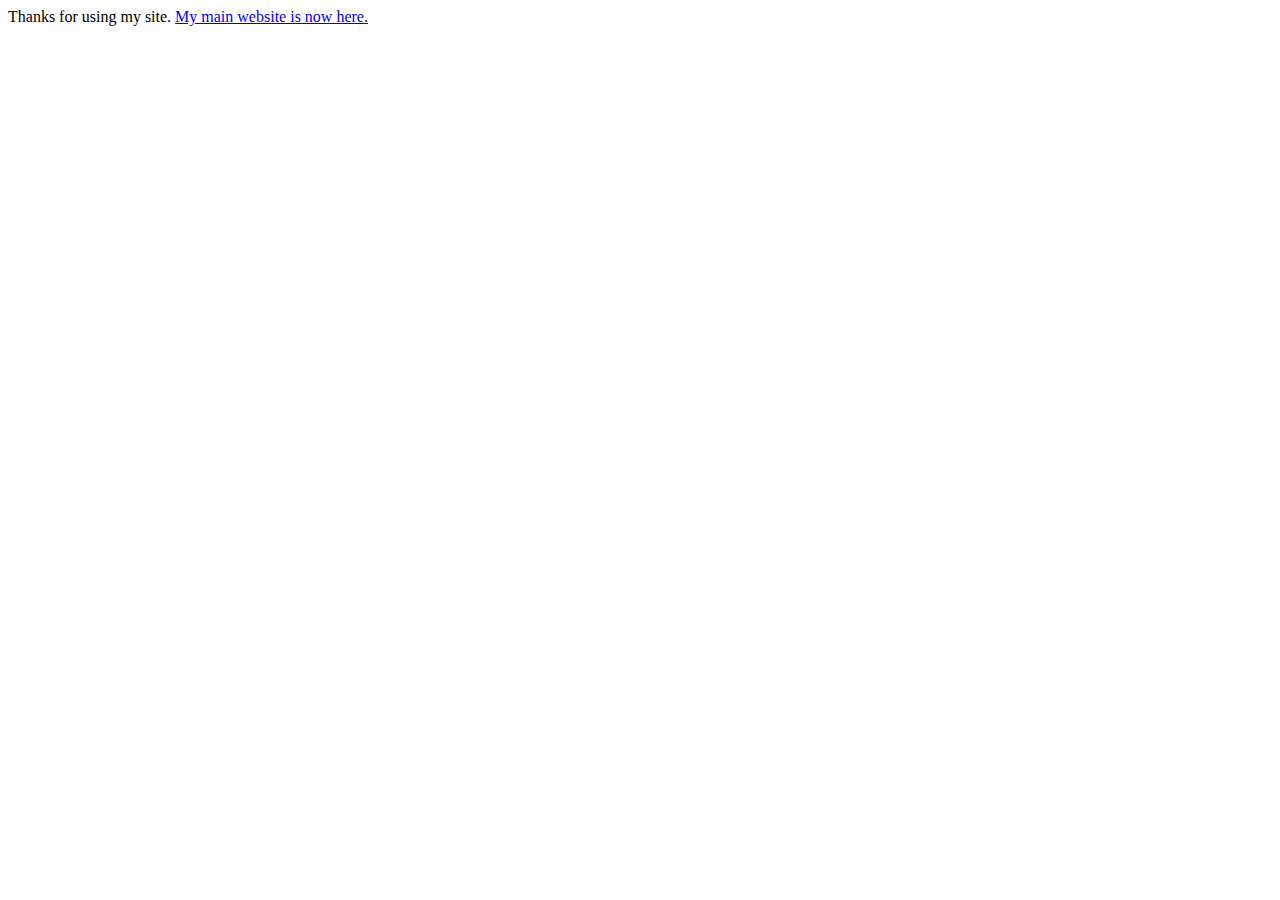
<file: index.html>
<!-- <!DOCTYPE HTML>
<html>

<head>
	<meta charset="UTF-8">
	<title>Mark Valentino - Software Engineer</title>
	<meta name="keywords" content="software, engineer, portfolio, web, design, developer, Mark, Valentino, Github">
	<meta name="author" content="Mark Valentino">
	<link rel="preconnect" href="https://fonts.googleapis.com">
	<link rel="preconnect" href="https://fonts.gstatic.com" crossorigin>
	<link href="https://fonts.googleapis.com/css2?family=Azeret+Mono&display=swap" rel="stylesheet"> 
	<link rel="stylesheet" href="styles.css">
	<meta name="viewport" content="width=device-width, initial-scale=1">
</head>

<body>
	<ul>
		<li><a href="index.html" class="current">Home</a></li>
		<li><a href="projects.html">Projects</a></li>
		<li><a href="portfolio.html">Portfolio</a></li>
		<li><a href="https://github.com/M-Valentino"><div id="desktopIcons" aria-description="Github icon">~</div></a></li>
		<li><a href="https://www.linkedin.com/in/mark-valentino"><div id="desktopIcons" aria-description="Linkedin icon">}</div></a></li>
	</ul>
	<img id="logo" src ="images/m-valentino_logo.svg">
	<div class="marquees">
		<marquee id="languages" behavior="scroll" direction="right" scrollamount="12"></marquee>
		<marquee id="phrase" behavior="scroll" direction="left" scrollamount="12"></marquee>
	</div>
	<div id="mobileIcons">
		<a href="https://github.com/M-Valentino">~</a> <a href="https://www.linkedin.com/in/mark-valentino">}</a>
	</div>
	<div class="mainText"><p>Hi, I'm Mark Valentino, and I am a senior computer science student at the University of South Carolina. I have a knack for AI and web development. I strongly believe that is possible to create anything with programming. That's why I entered this field.</p></div>
	<h2>Featured Projects</h2>
	<div class="cards">
		<section class="card"> <a href="https://github.com/M-Valentino/Cities-Recommender"><h3>Cities Recommender</h3></a>
			<a href="https://github.com/M-Valentino/Cities-Recommender"><img src="images/citiesrecommender.png" alt="Collage of a table and graphs relating to city data."></a>
			<div class="pTopBorder"></div>
			<p>I wrote an AI program to recommend the best cities in America to live in. Cities were optimized between being safe and having favorable economic conditions (low cost of living and high median income). Machine learning was used to estimate unknown cost of living values of cities. Over 2000 cities were looked at.</p>
			<div class="language">Python, Java</div>
		</section>
		<section class="card"> <a href="calculator.html"><h3>Retro Calculator</h3></a>
			<a href="calculator.html"><img src="images/calculator.jpg" alt="Picture of realistic looking old calculator."></a>
			<div class="pTopBorder"></div>
			<p>A functional recreation of an old school style calculator was made. I pushed CSS to the limit to make the calculator photorealistic. Vector images were not used as I wanted to make the calculator easier to be built upon in the future. The entire webpage is very small and takes up 14Kb.</p><br>
			<div class="language">JS, CSS, HTML</div>
		</section>
		
	</div>
	<a href="projects.html"><div class="language">Click here to see more.</div></a>
	<br>
	<div class="mainText">
		<p><b>Languages I'm proficient in:</b> Bash, C, C++, CSS, HTML, Java, JavaScript, Kotlin, and Python</p>
		<br>
		<p><b>Software I'm proficient in:</b> Android Studio, Jupyter Notebook, VS Code, Eclipse, Autodesk AutoCAD, and Autodesk Inventor</p>
		<br>
		<p><b>Learning:</b> React-Native</p>
	</div>
	<br>
	<span style="display: flex; justify-content: center;" >Site designed in 2022 by Mark Valentino.</span>
	<br>
	</body>

	<script>
		let languagesText = " Bash C C++ CSS HTML Java JavaScript Kotlin Python";
		document.getElementById('languages').innerText = languagesText.repeat(99);
		let phraseText = " React-Native Android Studio Jupyter Notebook VS Code Eclipse";
		document.getElementById('phrase').innerText = phraseText.repeat(99);
		window.onscroll = function() {shrinkLogoFadeMarquees()};
		function shrinkLogoFadeMarquees() {
			// Function is disabled on mobile sized screens.
			if (Math.max(document.documentElement.clientWidth || 0, window.innerWidth || 0) > 1000) {
				if (document.body.scrollTop > 0 || document.documentElement.scrollTop > 0) {
					document.getElementById("logo").style.width = "200px";
					document.getElementById("logo").style.right = "17.9px";
					document.getElementById("logo").style.marginTop = "72px";
					document.getElementById("languages").style.color = "#00000000";
					document.getElementById("phrase").style.color = "#00000000";
				} else {
					document.getElementById("logo").style.width = "380px";
					document.getElementById("logo").style.right = "34px";
					document.getElementById("logo").style.marginTop = "48px";
					document.getElementById("languages").style.color = "#00000060";
					document.getElementById("phrase").style.color = "#00000060";
			}
			}
		}
	</script>

</html> -->
<!DOCTYPE html>
<html>

<head>
	<meta charset="UTF-8">
	<title>This site has moved!</title>
</head>

<body>Thanks for using my site. <a href="https://mark-valentino.vercel.app">My main website is now here.</a></body>

</html>
</file>
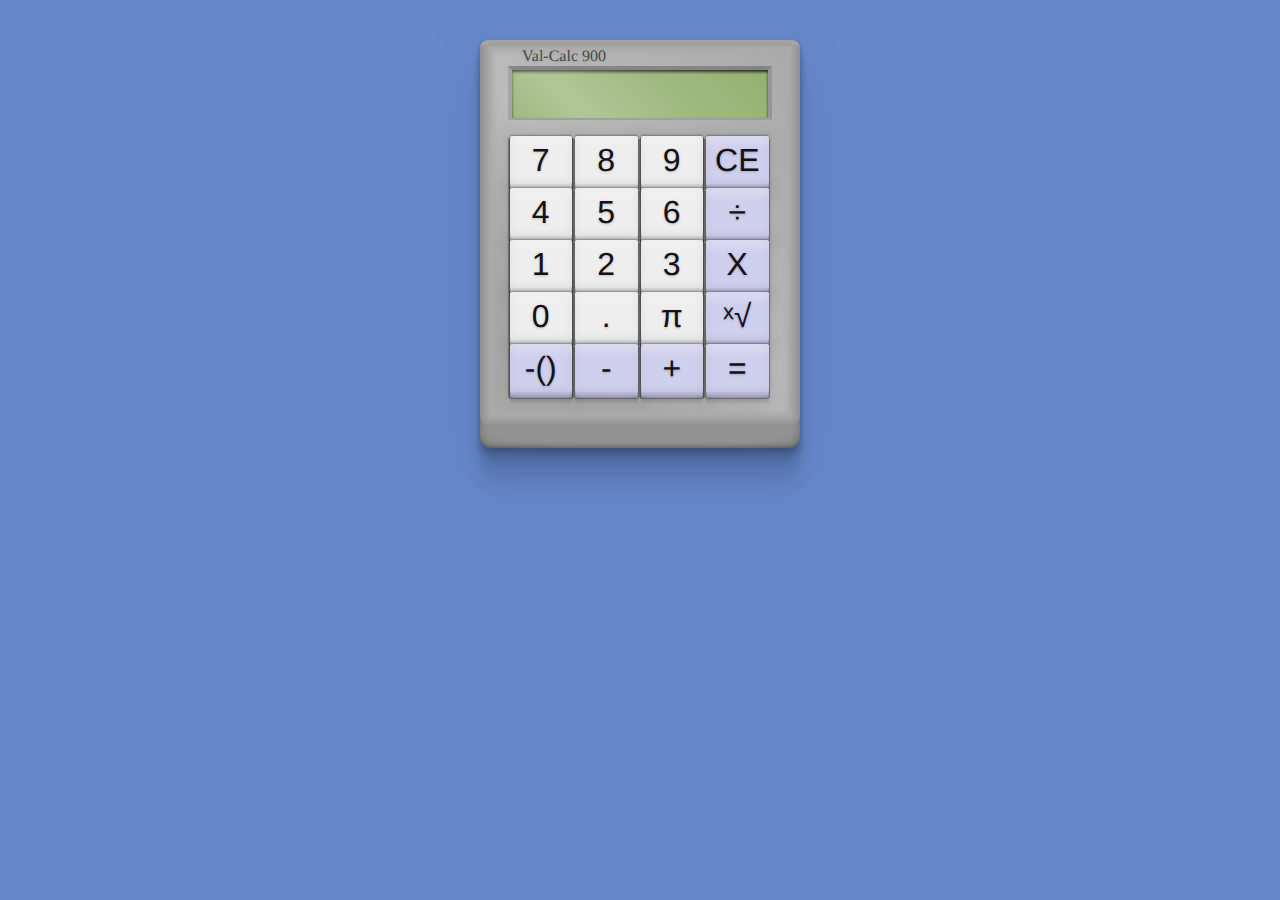
<file: calculator.html>
<!DOCTYPE html>
<html>
  <head>
    <meta charset="UTF-8" />
    <title>Retro Calculator</title>
    <meta name="viewport" content="width=device-width, initial-scale=1" />
    <style>
      @import url("https://fonts.googleapis.com/css2?family=Press+Start+2P&display=swap");
      body {
        background-color: #68c;
      }
      input {
        text-align: right;
        background-color: #94b272;
        border-style: none;
        font-family: "Press Start 2P";
        text-shadow: 0 2px 1px #47380246, 0 2px 3px #110e002c;
        color: #100020;
        height: 48px;
        font-size: 32px;
        width: 256px;
        z-index: -1;
        padding: 0;
        margin: auto;
        box-shadow: inset 0 2px 3px 0 #000000c0;
      }
      .screenCover {
        background-image: linear-gradient(
          45deg,
          #ffffff1a 0%,
          #ffffff40 22%,
          #ffffff40 28%,
          #ffffff1a 60%,
          #00000000 100%
        );
        z-index: 1;
        position: absolute;
        top: 1;
        margin: auto;
        height: 48px;
        width: 256px;
      }
      .screen {
        margin: 0 auto;
        display: block;
        border: 4px solid;
        border-top-color: #858585;
        border-left-color: #a5a5a5;
        border-right-color: #959595;
        border-bottom-color: #a0a0a0;
        border-bottom-width: 2px;
        width: 256px;
        height: 48px;
        padding: 0;
      }
      button {
        width: 62.5px;
        left: 0.5px;
        bottom: 2px;
        height: 48px;
        border-radius: 2px;
        border-style: none;
        z-index: 5;
        position: relative;
        background-color: #eee;
        color: #151117;
        box-shadow: 0 -2px 2px 0 #0000001a, 0 -0.5px 1px 0 #00000026,
          inset 0 9px 8px -2px #ffffff4d, inset 0 -1px 8px 0 #00000014;
        font-size: 32px;
        text-shadow: 0 0.25px #00000020, 0 0.5px 3px #00000030;
        background-repeat: no-repeat;
        background-size: 40px;
        background-position: center;
        font-stretch: 108%;
        --depth: 2px;
        text-rendering: geometricPrecision;
      }
      .blueButton {
        background-color: #cfcfee;
      }
      button:active {
        transform: translateY(var(--depth));
        box-shadow: 0 -1.25px 2px 0 #0000001a, 0 -0.5px 0.5px 0 #00000026;
        background-color: #eaeaea;
      }
      .blueButton:active {
        background-color: #c9c9ea;
      }
      button:hover {
        cursor: pointer;
      }
      .buttonContainer {
        width: 63.5px;
        height: 52px;
        margin-left: 1px;
        margin-right: 1px;
        margin-top: 0;
        background-color: #555;
        border-radius: 2px;
        box-shadow: 0 0 3px 1px #00000025, 0 0 0.5px 0.5px #00000080,
          0 0 15px 8px #0000000d;
      }
      .buttonDepth {
        position: relative;
        bottom: 4px;
        left: 0.5px;
        width: 62.5px;
        height: 8px;
        background-color: #eee;
        background-image: linear-gradient(
            90deg,
            #00000033 0%,
            #00000000 2%,
            #00000000 98%,
            #00000033 100%
          ),
          linear-gradient(0deg, #00000059 0%, #00000040 9%, #00000000 100%),
          radial-gradient(at top center, #00000000 75%, #00000014 95%);
        border-bottom-left-radius: 1px;
        border-bottom-right-radius: 1px;
        z-index: 3;
        box-shadow: 0 5px 2px 0 #00000014;
      }
      .blueButtonDepth {
        position: relative;
        bottom: 4px;
        left: 0.5px;
        width: 62.5px;
        height: 8px;
        background-color: #cfcfee;
        background-image: linear-gradient(
            90deg,
            #00000033 0%,
            #00000000 2%,
            #00000000 98%,
            #00000033 100%
          ),
          linear-gradient(0deg, #00000059 0%, #00000040 9%, #00000000 100%),
          radial-gradient(at top center, #00000000 75%, #00000014 95%);
        border-bottom-left-radius: 1px;
        border-bottom-right-radius: 1px;
        z-index: 3;
        box-shadow: 0 5px 2px 0 #00000014;
      }
      .buttons {
        display: flex;
        flex-wrap: wrap;
        width: 264px;
        margin: auto;
      }
      .calculatorContainer {
        top: 32px;
        position: relative;
        margin: auto;
        display: block;
        width: 320px;
        height: 408px;
        border-top-left-radius: 8px;
        border-top-right-radius: 8px;
        border-bottom-left-radius: 10px;
        border-bottom-right-radius: 10px;
        box-shadow: 0 0.6px 3.2px #00000005, 0 1.2px 4.5px #00000008,
          0 2.1px 5.4px #0000000a, 0 3.1px 6.2px #0000000b,
          0 4.5px 6.9px #0000000b, 0 6.4px 7.6px #0000000c,
          0px 9px 8.5px #0000000c, 0 13.1px 9.7px #0000000d,
          0 20.3px 11.5px #0000000e, 0 36px 16px #00000012,
          0 30px 65px 23px #0000000d;
      }
      .calculatorFront {
        position: absolute;
        height: calc(100% - 40px);
        width: calc(100% - 20px);
        top: 8px;
        left: 10px;
        background-color: #aaa;
        box-shadow: inset 0 0 5px 3px #aaa;
        background-image: linear-gradient(
          45deg,
          #00000000 0%,
          #00000000 20%,
          #ffffff33 50%,
          #00000000 100%
        );
      }
      .calculatorTop {
        position: absolute;
        top: 0;
        left: 10px;
        width: calc(100% - 20px);
        height: 8px;
        background-image: linear-gradient(0deg, #00000000 0%, #00000026 100%),
          linear-gradient(0deg, #00000000 50%, #ffffff33 80%, #ffffff3b 100%);
        background-color: #aaa;
      }
      .calculatorTopLeft {
        position: absolute;
        top: 0;
        left: 0;
        width: 10px;
        height: 8px;
        background-color: #aaa;
        background-image: radial-gradient(at bottom right, #00000000, #00000038),
          linear-gradient(-20deg, #00000000 30%, #ffffff40 60%);
        border-top-left-radius: 10px;
      }
      .calculatorLeft {
        position: absolute;
        top: 8px;
        left: 0;
        width: 10px;
        height: calc(100% - 40px);
        background-image: linear-gradient(90deg, #00000026 0%, #00000000 100%);
        background-color: #aaa;
      }
      .calculatorTopRight {
        position: absolute;
        top: 0;
        right: 0;
        width: 10px;
        height: 8px;
        background-color: #aaa;
        background-image: radial-gradient(at bottom left, #00000000, #00000038),
          linear-gradient(20deg, #00000000 30%, #ffffff40 60%);
        border-top-right-radius: 10px;
      }
      .calculatorRight {
        position: absolute;
        top: 8px;
        right: 0;
        width: 10px;
        height: calc(100% - 40px);
        background-image: linear-gradient(90deg, #00000000 0%, #00000026 100%);
        background-color: #aaa;
      }
      .calculatorBottom {
        position: absolute;
        bottom: 22px;
        left: 10px;
        width: calc(100% - 20px);
        height: 10px;
        background-image: linear-gradient(0deg, #00000026, #00000000 100%);
        background-color: #aaa;
      }
      .calculatorBottomLeft {
        position: absolute;
        bottom: 22px;
        left: 0;
        width: 10px;
        height: 10px;
        background-color: #aaa;
        background-image: radial-gradient(at top right, #00000000, #00000038);
        border-bottom-left-radius: 10px;
      }
      .calculatorBottomRight {
        position: absolute;
        bottom: 22px;
        right: 0;
        width: 10px;
        height: 10px;
        background-color: #aaa;
        background-image: radial-gradient(at top left, #00000000, #00000038);
        border-bottom-right-radius: 10px;
      }
      .calculatorDepth {
        z-index: -2;
        border-bottom-right-radius: 10px;
        border-bottom-left-radius: 10px;
        position: absolute;
        bottom: 0;
        width: 320px;
        height: 30px;
        background-color: #929292;
        box-shadow: inset 0 -4px 4px -2px #0000004d;
        background-image: linear-gradient(
            90deg,
            #0000001a 0%,
            #00000000 3%,
            #00000000 97%,
            #0000001a 100%
          ),
          radial-gradient(at top center, #00000000 75%, #00000014 95%);
      }
      .name {
        font-family: "Times New Roman", Times, serif;
        margin-left: 32px;
        font-size: 16px;
        color: #00000090;
        text-shadow: 0 0.25px #00000020, 0 0.5px 3px #00000020;
        text-rendering: geometricPrecision;
      }
    </style>
  </head>
  <body>
    <div class="calculatorContainer">
      <div class="calculatorTop"></div>
      <div class="calculatorTopLeft"></div>
      <div class="calculatorLeft"></div>
      <div class="calculatorTopRight"></div>
      <div class="calculatorRight"></div>
      <div class="calculatorBottom"></div>
      <div class="calculatorBottomLeft"></div>
      <div class="calculatorBottomRight"></div>
      <div class="calculatorDepth"></div>
      <div class="calculatorFront">
        <div class="name">Val-Calc 900</div>
        <div class="screen">
          <div class="screenCover"></div>
          <input type="text" id="input" value="" />
        </div>
        <br />
        <div class="buttons">
          <div class="buttonContainer">
            <button onclick="writeNum(7)">7</button>
            <div class="buttonDepth"></div>
          </div>
          <div class="buttonContainer">
            <button onclick="writeNum(8)">8</button>
            <div class="buttonDepth"></div>
          </div>
          <div class="buttonContainer">
            <button onclick="writeNum(9)">9</button>
            <div class="buttonDepth"></div>
          </div>
          <div class="buttonContainer">
            <button class="blueButton" onclick="clearInput()">CE</button>
            <div class="blueButtonDepth"></div>
          </div>
          <div class="buttonContainer">
            <button onclick="writeNum(4)">4</button>
            <div class="buttonDepth"></div>
          </div>
          <div class="buttonContainer">
            <button onclick="writeNum(5)">5</button>
            <div class="buttonDepth"></div>
          </div>
          <div class="buttonContainer">
            <button onclick="writeNum(6)">6</button>
            <div class="buttonDepth"></div>
          </div>
          <div class="buttonContainer">
            <button class="blueButton" onclick="divide()">÷</button>
            <div class="blueButtonDepth"></div>
          </div>
          <div class="buttonContainer">
            <button onclick="writeNum(1)">1</button>
            <div class="buttonDepth"></div>
          </div>
          <div class="buttonContainer">
            <button onclick="writeNum(2)">2</button>
            <div class="buttonDepth"></div>
          </div>
          <div class="buttonContainer">
            <button onclick="writeNum(3)">3</button>
            <div class="buttonDepth"></div>
          </div>
          <div class="buttonContainer">
            <button class="blueButton" onclick="multiply()">X</button>
            <div class="blueButtonDepth"></div>
          </div>
          <div class="buttonContainer">
            <button onclick="writeNum(0)">0</button>
            <div class="buttonDepth"></div>
          </div>
          <div class="buttonContainer">
            <button onclick="writeDecimal()">.</button>
            <div class="buttonDepth"></div>
          </div>
          <div class="buttonContainer">
            <button onclick="writeNum(3.141593)">π</button>
            <div class="buttonDepth"></div>
          </div>
          <div class="buttonContainer">
            <button class="blueButton" onclick="root()">ˣ√</button>
            <div class="blueButtonDepth"></div>
          </div>
          <div class="buttonContainer">
            <button class="blueButton" onclick="changeNegative()">-()</button>
            <div class="blueButtonDepth"></div>
          </div>
          <div class="buttonContainer">
            <button class="blueButton" onclick="subtract()">-</button>
            <div class="blueButtonDepth"></div>
          </div>
          <div class="buttonContainer">
            <button class="blueButton" onclick="add()">+</button>
            <div class="blueButtonDepth"></div>
          </div>
          <div class="buttonContainer">
            <button class="blueButton" onclick="solve()">=</button>
            <div class="blueButtonDepth"></div>
          </div>
        </div>
      </div>
    </div>
    <script>
      let noDecimal = true;
      let operationType;
      let numberInput;
      let firstNumberInputted;
      let secondNumberInputted;

      function writeNum(num) {
        if (document.getElementById("input").value.length <= 7) {
          document.getElementById("input").value += num;
        }
      }

      function getNumAndClear() {
        firstNumberInputted = parseFloat(
          document.getElementById("input").value
        );
        document.getElementById("input").value = "";
        noDecimal = true;
      }

      function clearInput() {
        document.getElementById("input").value = "";
        noDecimal = true;
      }

      function changeNegative() {
        if (document.getElementById("input").value > 0) {
          document.getElementById("input").value =
            "-" + document.getElementById("input").value;
        } else {
          document.getElementById("input").value = document
            .getElementById("input")
            .value.substring(1);
        }
      }

      function writeDecimal() {
        if (noDecimal && document.getElementById("input").value.length <= 6) {
          document.getElementById("input").value += ".";
          noDecimal = false;
        }
      }

      function add() {
        operationType = 0;
        getNumAndClear();
      }

      function subtract() {
        operationType = 1;
        getNumAndClear();
      }

      function multiply() {
        operationType = 2;
        getNumAndClear();
      }

      function divide() {
        operationType = 3;
        getNumAndClear();
      }

      function root() {
        operationType = 4;
        getNumAndClear();
      }

      function solve() {
        secondNumberInputted = parseFloat(
          document.getElementById("input").value
        );
        switch (operationType) {
          case 0:
            document.getElementById("input").value =
              firstNumberInputted + secondNumberInputted;
            break;
          case 1:
            document.getElementById("input").value =
              firstNumberInputted - secondNumberInputted;
            break;
          case 2:
            document.getElementById("input").value =
              firstNumberInputted * secondNumberInputted;
            break;
          case 3:
            document.getElementById("input").value =
              firstNumberInputted / secondNumberInputted;
            break;
          case 4:
            document.getElementById("input").value = Math.pow(
              firstNumberInputted,
              1 / secondNumberInputted
            );
            break;
        }
      }
    </script>
  </body>
</html>
</file>
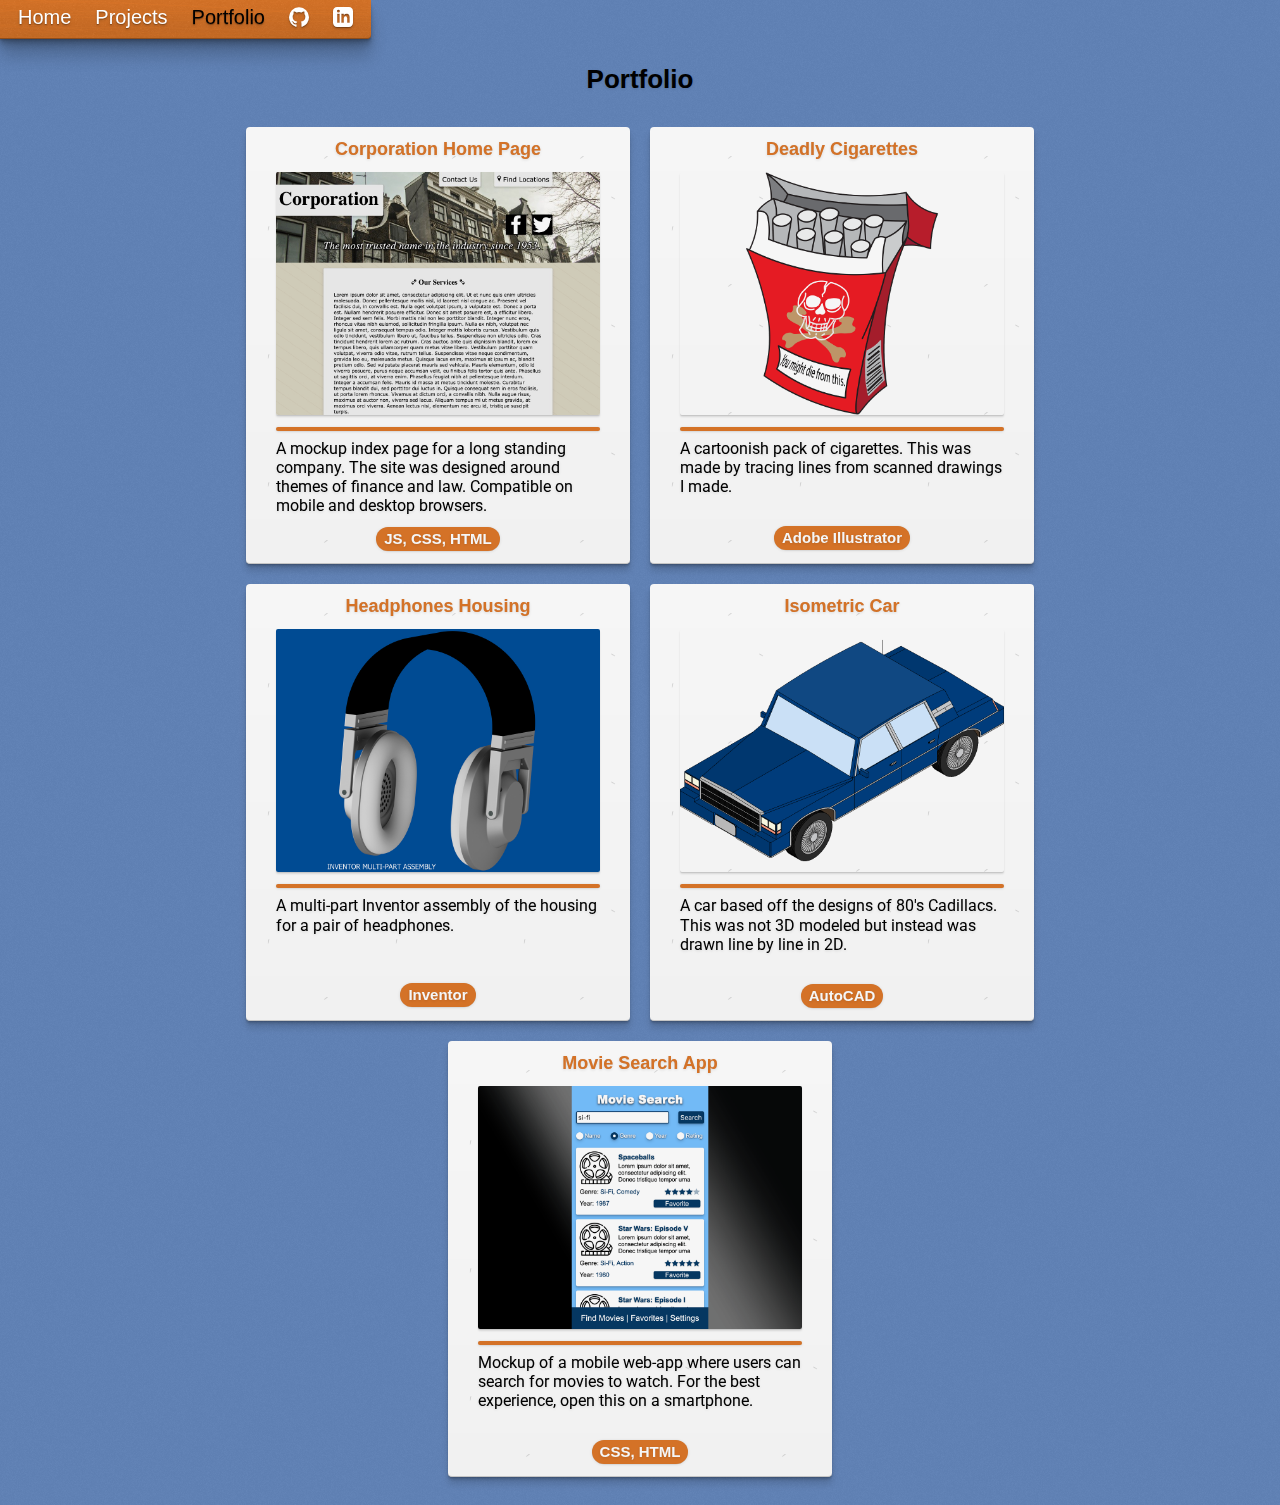
<file: portfolio.html>
<!DOCTYPE HTML>
<html>

<head>
	<meta charset="UTF-8">
	<title>Mark Valentino - Portfolio</title>
	<meta name="keywords" content="software, engineer, portfolio, web, design, Adobe, Illustrator, AutoCAD, Inventor, graphic">
	<meta name="author" content="Mark Valentino">
	<link rel="preconnect" href="https://fonts.googleapis.com">
	<link rel="preconnect" href="https://fonts.gstatic.com" crossorigin>
	<link href="https://fonts.googleapis.com/css2?family=Azeret+Mono&display=swap" rel="stylesheet"> 
	<link rel="stylesheet" href="styles.css">
	<meta name="viewport" content="width=device-width, initial-scale=1">
</head>

<body>
	<ul>
		<li><a href="index.html">Home</a></li>
		<li><a href="projects.html">Projects</a></li>
		<li><a href="portfolio.html" class="current">Portfolio</a></li>
		<li><a href="https://github.com/M-Valentino"><div id="desktopIcons" aria-description="Github icon">~</div></a></li>
		<li><a href="https://www.linkedin.com/in/mark-valentino"><div id="desktopIcons" aria-description="Linkedin icon">}</div></a></li>
	</ul>
	<h2>Portfolio</h2>
	<div class="cards">
		<section class="card"> <a href="pages/corporation.html"><h3>Corporation Home Page</h3></a>
			<a href="pages/corporation.html"><img src="images/corporation.jpg" alt="Screenshot of a hypothetical corporation's home page."></a>
			<div class="pTopBorder"></div>
			<p>A mockup index page for a long standing company. The site was designed around themes of finance and law. Compatible on mobile and desktop browsers.</p>
			<div class="language">JS, CSS, HTML</div>
		</section>
        <section class="card"> <a href="images/deadly_cigarettes.png"><h3>Deadly Cigarettes</h3></a>
			<a href="images/deadly_cigarettes.png"><img src="images/deadly_cigarettes_p.png" alt="A cartoonish pack of cigarettes with a skull and crossbones."></a>
			<div class="pTopBorder"></div>
			<p>A cartoonish pack of cigarettes. This was made by tracing lines from scanned drawings I made.</p><br>
			<div class="language">Adobe Illustrator</div>
		</section>
		<section class="card"> <a href="images/headphones_housing_inventor_assembly.png"><h3>Headphones Housing</h3></a>
			<a href="images/headphones_housing_inventor_assembly.png"><img src="images/headphones_housing_inventor_assembly_p.jpg" alt="3D rendering of the housing of a pair of headphones"></a>
			<div class="pTopBorder"></div>
			<p>A multi-part Inventor assembly of the housing for a pair of headphones.</p><br><br>
			<div class="language">Inventor</div>
		</section>
		<section class="card"> <a href="images/cad_car.png"><h3>Isometric Car</h3></a>
			<a href="images/cad_car.png"><img src="images/cad_car_p.png" alt="A blue isometric drawing of a car."></a>
			<div class="pTopBorder"></div>
			<p>A car based off the designs of 80's Cadillacs. This was not 3D modeled but instead was drawn line by line in 2D.</p><br>
			<div class="language">AutoCAD</div>
		</section>
		<section class="card"> <a href="pages/movieSearch.html"><h3>Movie Search App</h3></a>
			<a href="pages/movieSearch.html"><img src="images/movieSearch.png" alt="Mockup of a movie search web-app."></a>
			<div class="pTopBorder"></div>
			<p>Mockup of a mobile web-app where users can search for movies to watch. For the best experience, open this on a smartphone.</p><br>
			<div class="language">CSS, HTML</div>
		</section>
	</div>
    <br>
	</body>

</html>
</file>
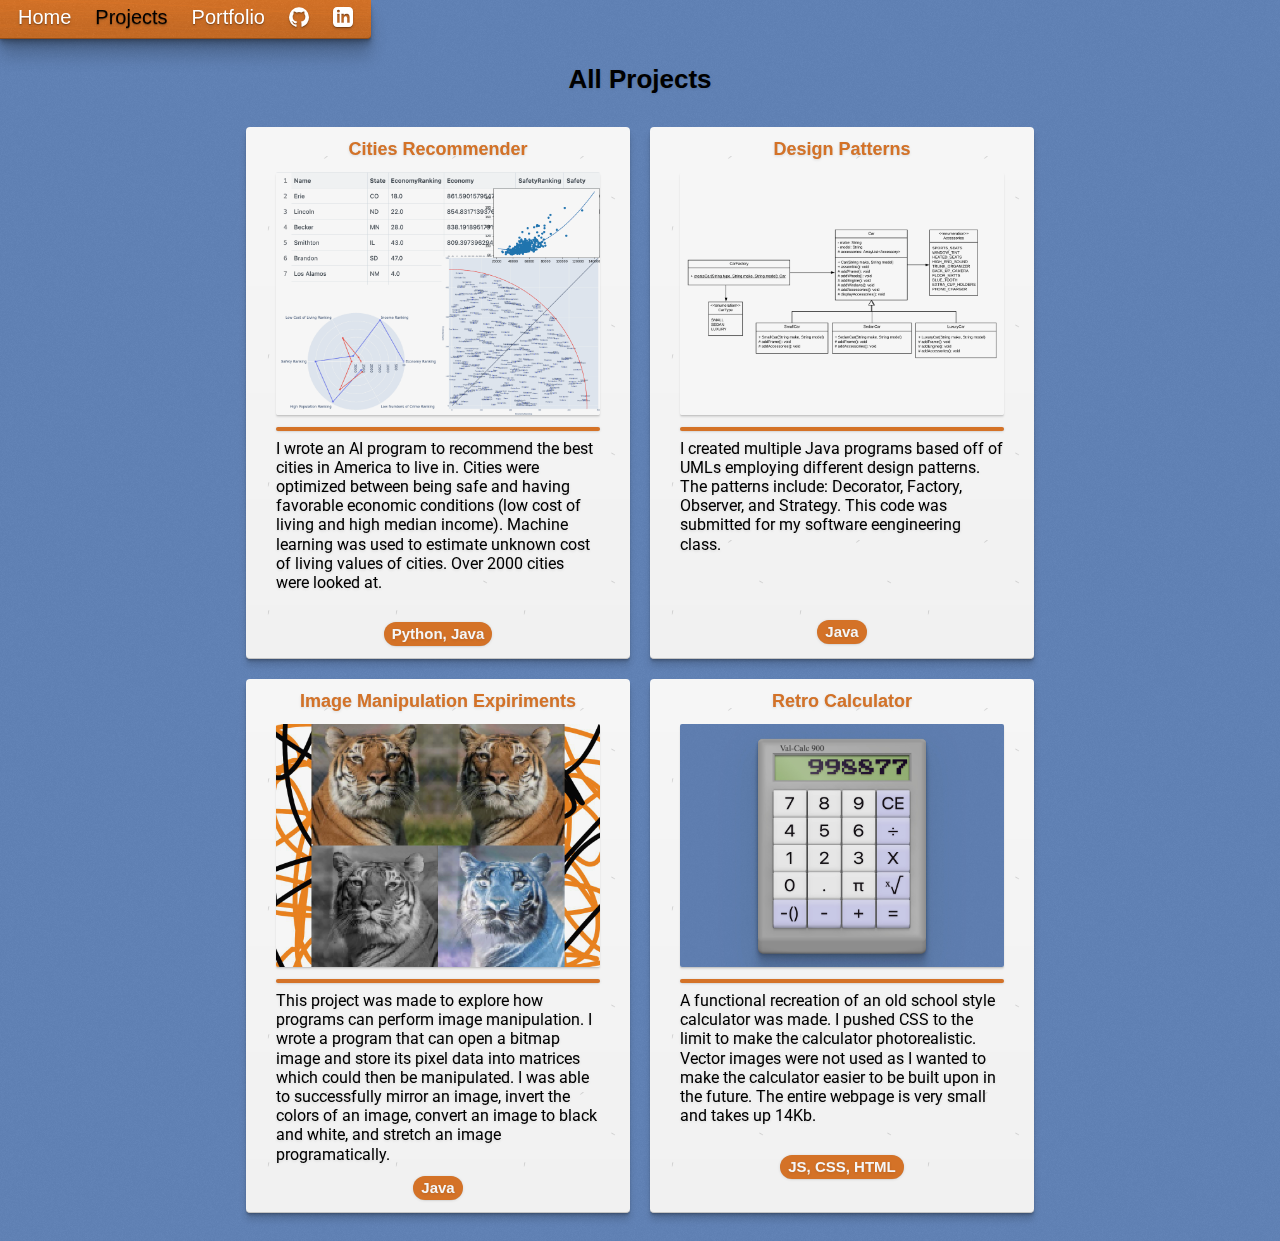
<file: projects.html>
<!DOCTYPE HTML>
<html>

<head>
	<meta charset="UTF-8">
	<title>Mark Valentino - Projects</title>
	<meta name="keywords" content="software, engineer, bitmap, AI, design, pattterns, photorealism, Java, Inventor, graphic">
	<meta name="author" content="Mark Valentino">
	<link rel="preconnect" href="https://fonts.googleapis.com">
	<link rel="preconnect" href="https://fonts.gstatic.com" crossorigin>
	<link href="https://fonts.googleapis.com/css2?family=Azeret+Mono&display=swap" rel="stylesheet"> 
	<link rel="stylesheet" href="styles.css">
	<meta name="viewport" content="width=device-width, initial-scale=1">
</head>

<body>
	<ul>
		<li><a href="index.html">Home</a></li>
		<li><a href="projects.html" class="current">Projects</a></li>
		<li><a href="portfolio.html">Portfolio</a></li>
		<li><a href="https://github.com/M-Valentino"><div id="desktopIcons" aria-description="Github icon">~</div></a></li>
		<li><a href="https://www.linkedin.com/in/mark-valentino"><div id="desktopIcons" aria-description="Linkedin icon">}</div></a></li>
	</ul>
	<h2>All Projects</h2>
	<div class="cards">
		<section class="card"> <a href="https://github.com/M-Valentino/Cities-Recommender"><h3>Cities Recommender</h3></a>
			<a href="https://github.com/M-Valentino/Cities-Recommender"><img src="images/citiesrecommender.png" alt="Collage of a table and graphs relating to city data."></a>
			<div class="pTopBorder"></div>
			<p>I wrote an AI program to recommend the best cities in America to live in. Cities were optimized between being safe and having favorable economic conditions (low cost of living and high median income). Machine learning was used to estimate unknown cost of living values of cities. Over 2000 cities were looked at.</p><br>
			<div class="language">Python, Java</div>
		</section>
        <section class="card"> <a href="https://github.com/M-Valentino/Software-Engineering-Design-Patterns"><h3>Design Patterns</h3></a>
			<a href="https://github.com/M-Valentino/Software-Engineering-Design-Patterns"><img src="images/uml.png" alt="UML of a Factory design pattern."></a>
			<div class="pTopBorder"></div>
			<p>I created multiple Java programs based off of UMLs employing different design patterns. The patterns include: Decorator, Factory, Observer, and Strategy. This code was submitted for my software eengineering class.</p><br><br><br>
			<div class="language">Java</div>
		</section>
        <section class="card"> <a href="https://github.com/M-Valentino/Image-Manipulation-Experiments"><h3>Image Manipulation Expiriments</h3></a>
			<a href="https://github.com/M-Valentino/Image-Manipulation-Experiments"><img src="images/tigers.jpg" alt="An original tiger, a mirrored tiger, an inverted tiger, and a black and white tiger."></a>
			<div class="pTopBorder"></div>
			<p>This project was made to explore how programs can perform image manipulation. I wrote a program that can open a bitmap image and store its pixel data into matrices which could then be manipulated. I was able to successfully mirror an image, invert the colors of an image, convert an image to black and white, and stretch an image programatically.</p>
			<div class="language">Java</div>
		</section>
		<section class="card"> <a href="calculator.html"><h3>Retro Calculator</h3></a>
			<a href="calculator.html"><img src="images/calculator.jpg" alt="Picture of realistic looking old calculator."></a>
			<div class="pTopBorder"></div>
			<p>A functional recreation of an old school style calculator was made. I pushed CSS to the limit to make the calculator photorealistic. Vector images were not used as I wanted to make the calculator easier to be built upon in the future. The entire webpage is very small and takes up 14Kb.</p><br>
			<div class="language">JS, CSS, HTML</div>
		</section>
	</div>
    <br>
	</body>

</html>
</file>
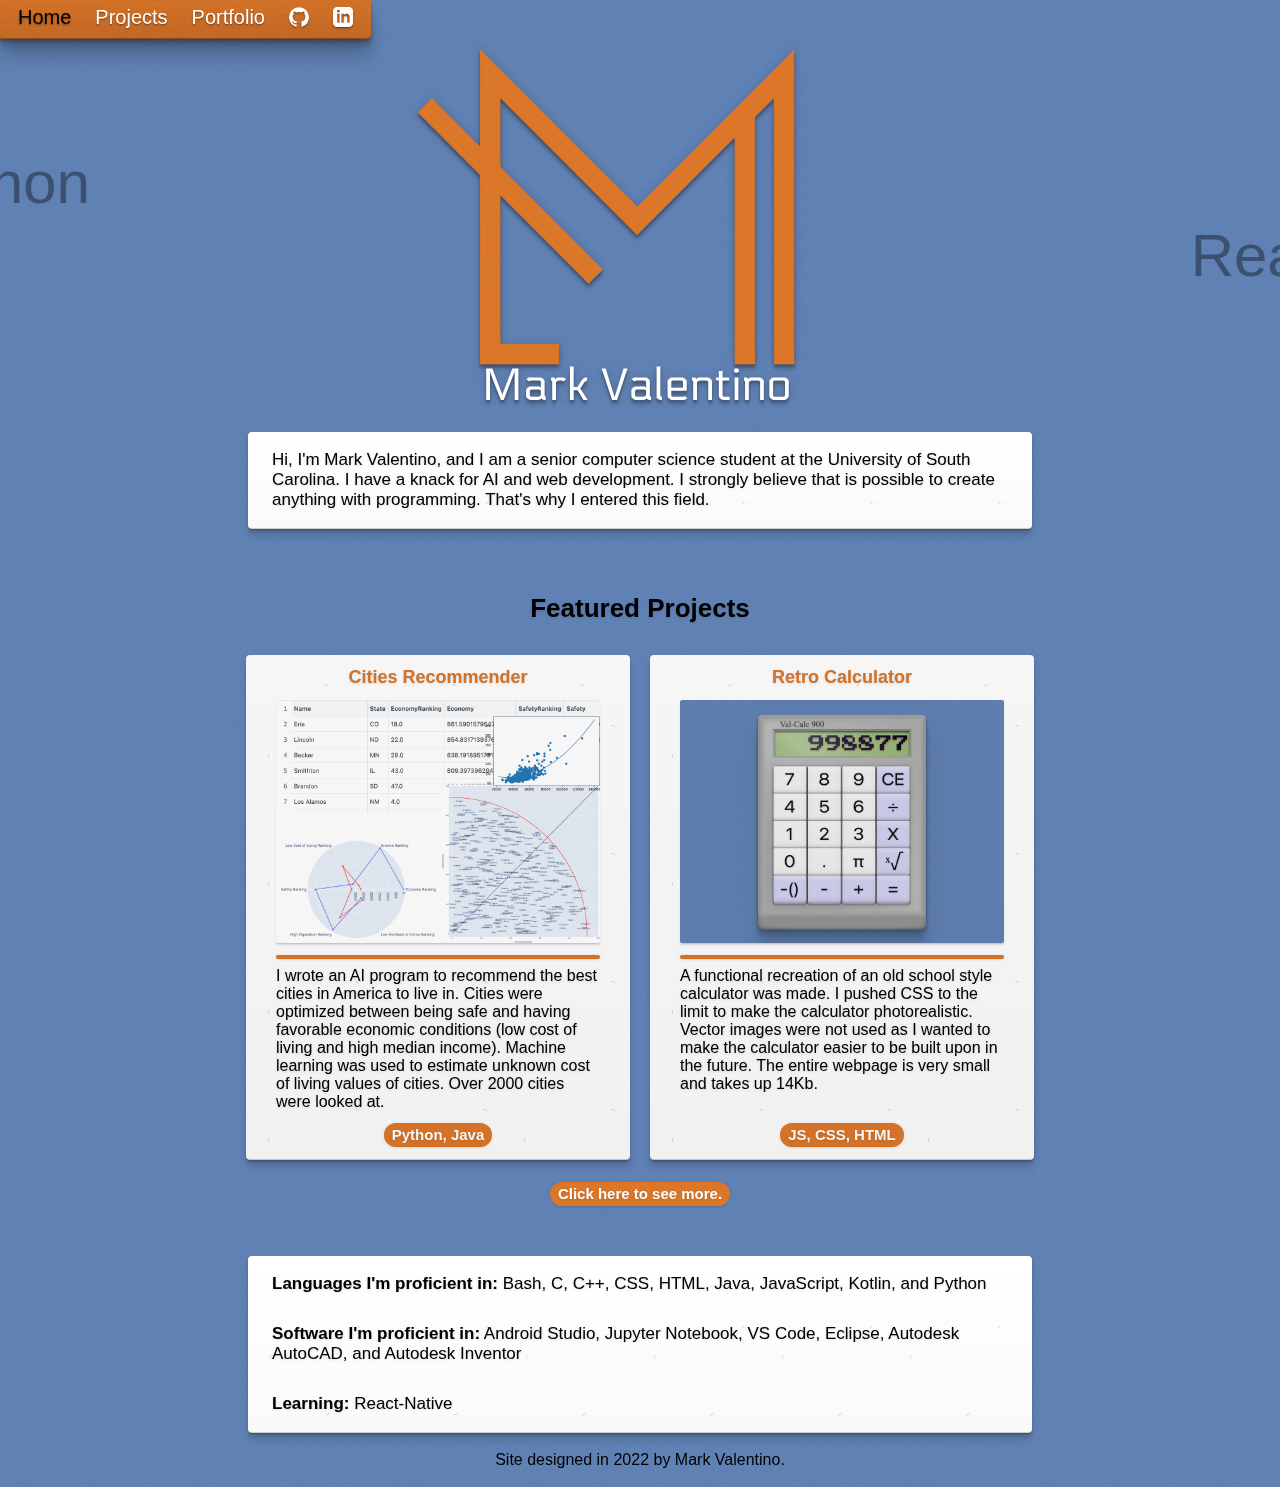
<file: testing.html>
<!DOCTYPE HTML>
<html>

<head>
	<meta charset="UTF-8">
	<title>Mark Valentino - Software Engineer</title>
	<meta name="keywords" content="software, engineer, portfolio, web, design, developer, Mark, Valentino, Github">
	<meta name="author" content="Mark Valentino">
	<link rel="preconnect" href="https://fonts.googleapis.com">
	<link rel="preconnect" href="https://fonts.gstatic.com" crossorigin>
	<link href="https://fonts.googleapis.com/css2?family=Azeret+Mono&display=swap" rel="stylesheet"> 
	<link rel="stylesheet" href="testing.css">
	<meta name="viewport" content="width=device-width, initial-scale=1">
</head>

<body>
	<ul>
		<li><a href="index.html" class="current">Home</a></li>
		<li><a href="projects.html">Projects</a></li>
		<li><a href="portfolio.html">Portfolio</a></li>
		<li><a href="https://github.com/M-Valentino"><div id="desktopIcons" aria-description="Github icon">~</div></a></li>
		<li><a href="https://www.linkedin.com/in/mark-valentino"><div id="desktopIcons" aria-description="Linkedin icon">}</div></a></li>
	</ul>
	<img id="logo" src ="images/m-valentino_logo.svg">
	<div class="marquees">
		<marquee id="languages" behavior="scroll" direction="right" scrollamount="12"></marquee>
		<marquee id="phrase" behavior="scroll" direction="left" scrollamount="12"></marquee>
	</div>
	<div id="mobileIcons">
		<a href="https://github.com/M-Valentino">~<a href="https://github.com/M-Valentino"></a> <a href="https://www.linkedin.com/in/mark-valentino">}</a>
	</div>
	<div class="mainText"><p>Hi, I'm Mark Valentino, and I am a senior computer science student at the University of South Carolina. I have a knack for AI and web development. I strongly believe that is possible to create anything with programming. That's why I entered this field.</p></div>
	<h2>Featured Projects</h2>
	<div class="cards">
		<section class="card"> <a href="https://github.com/M-Valentino/Cities-Recommender"><h3>Cities Recommender</h3></a>
			<a href="https://github.com/M-Valentino/Cities-Recommender"><img src="images/citiesrecommender.png" alt="Collage of a table and graphs relating to city data."></a>
			<div class="pTopBorder"></div>
			<p>I wrote an AI program to recommend the best cities in America to live in. Cities were optimized between being safe and having favorable economic conditions (low cost of living and high median income). Machine learning was used to estimate unknown cost of living values of cities. Over 2000 cities were looked at.</p>
			<div class="language">Python, Java</p>
		</section>
		<section class="card"> <a href="calculator.html"><h3>Retro Calculator</h3></a>
			<a href="calculator.html"><img src="images/calculator.jpg" alt="Picture of realistic looking old calculator."></a>
			<div class="pTopBorder"></div>
			<p>A functional recreation of an old school style calculator was made. I pushed CSS to the limit to make the calculator photorealistic. Vector images were not used as I wanted to make the calculator easier to be built upon in the future. The entire webpage is very small and takes up 14Kb.</p><br>
			<div class="language">JS, CSS, HTML</p>
		</section>
		
	</div>
	<a href="projects.html"><div class="language">Click here to see more.</div></a>
	<br>
	<div class="mainText">
		<p><b>Languages I'm proficient in:</b> Bash, C, C++, CSS, HTML, Java, JavaScript, Kotlin, and Python</p>
		<br>
		<p><b>Software I'm proficient in:</b> Android Studio, Jupyter Notebook, VS Code, Eclipse, Autodesk AutoCAD, and Autodesk Inventor</p>
		<br>
		<p><b>Learning:</b> React-Native</p>
	</div>
	<br>
	<span style="display: flex; justify-content: center;" >Site designed in 2022 by Mark Valentino.</span>
	<br>
	</body>

	<script>
		let languagesText = " Bash C C++ CSS HTML Java JavaScript Kotlin Python";
		document.getElementById('languages').innerText = languagesText.repeat(99);
		let phraseText = " React-Native Android Studio Jupyter Notebook VS Code Eclipse";
		document.getElementById('phrase').innerText = phraseText.repeat(99);
		window.onscroll = function() {shrinkLogoFadeMarquees()};
		function shrinkLogoFadeMarquees() {
			// Function is disabled on mobile sized screens.
			if (Math.max(document.documentElement.clientWidth || 0, window.innerWidth || 0) > 1000) {
				if (document.body.scrollTop > 0 || document.documentElement.scrollTop > 0) {
					document.getElementById("logo").style.width = "200px";
					document.getElementById("logo").style.right = "17.9px";
					document.getElementById("logo").style.marginTop = "72px";
					document.getElementById("languages").style.color = "#00000000";
					document.getElementById("phrase").style.color = "#00000000";
				} else {
					document.getElementById("logo").style.width = "380px";
					document.getElementById("logo").style.right = "34px";
					document.getElementById("logo").style.marginTop = "48px";
					document.getElementById("languages").style.color = "#00000060";
					document.getElementById("phrase").style.color = "#00000060";
			}
			}
		}
	</script>

</html>
</file>
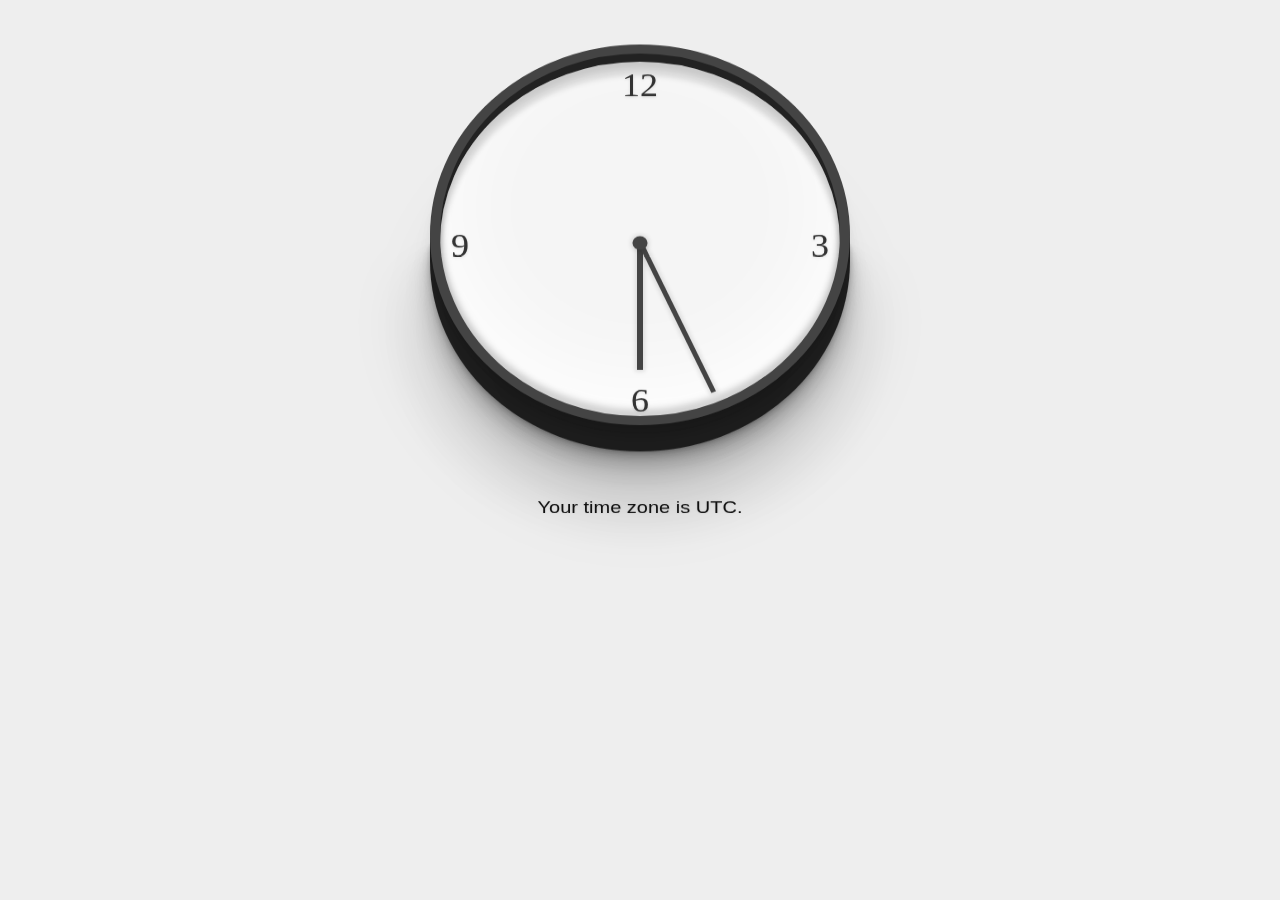
<file: pages/clock.html>
<!DOCTYPE HTML>
<html>
<head>
	<meta charset="UTF-8">
	<title>Mark Valentino - Software Engineer</title>
	<meta name="keywords" content="Clock, analog">
	<meta name="author" content="Mark Valentino">
	<meta name="viewport" content="width=device-width, initial-scale=1">
    <style>
        body {
            background-color: #eee;
            margin: 0;
            padding: 0;
            transform: rotateX(25deg);
        }
        #tz {
            text-align: center;
            margin-top: 100px;
            font-family: 'Segoe UI', Tahoma, Geneva, Verdana, sans-serif;
            font-size: 20px;
            transform: scaleY(0.95);
            text-shadow: 0 0.25px #00000020, 0 0.5px 3px #00000020;
            color: #111;
        }
        .clockFace {
            position: relative;
            width: 400px;
            height: 400px;
            border-radius: 400px;
            background-color: #f5f5f5;
            top: 30px;
            margin: auto;
            border: 10px solid #222;
            box-shadow: 0 8px 8px 0 #0000001f inset, 0 16px 5px 0 #00000014 inset, 0 -40px 100px 0 #ffffff inset, 0 -16px 7px 0 #000000b3 inset;
        }
        .clockRidge {
            position: absolute;
            width: 400px;
            height: 400px;
            border-radius: 400px;
            background-color: #00000000;
            top: 20.5px;
            left: calc(50% - 210px);
            border: 10px solid #444;
            z-index: 5;
            box-shadow: 0 2.8px 2.2px #00000005, 0 6.7px 5.3px #00000007, 0 12.5px 10px #00000009, 0 22.3px 17.9px #0000000b, 0 41.8px 33.4px #0000000d, 0 100px 80px #00000012;
        }
        .clockBottom {
            position: absolute;
            width: 420px;
            height: 230px;
            border-bottom-left-radius: 420px;
            border-bottom-right-radius: 420px;
            background-color: #222;
            top: 240px;
            left: calc(50% - 210px);
            z-index: -5;
            box-shadow: 0 1.3px 2.2px #00000016, 0 3.1px 5.3px #0000001c, 0 5.8px 10px #0000001e, 0 10.3px 17.9px #00000021, 0 19.2px 33.4px #00000024, 0 46px 80px #0000002e; 
        }
        .n3 {
            position: absolute;
            bottom: calc(50% - 24px);
            right: calc(50% - 9px - 180px);
            text-align: center;
            color: #333;
            font-weight: 200;
            font-size: 36px;
            text-shadow: 0 0.25px #00000020, 0 0.5px 3px #00000020;
        }
        .n6 {
            position: absolute;
            bottom: 5px;
            left: calc(50% - 9px);
            text-align: center;
            color: #333;
            font-weight: 200;
            font-size: 36px;
            text-shadow: 0 0.25px #00000020, 0 0.5px 3px #00000020;
        }
        .n9 {
            position: absolute;
            bottom: calc(50% - 24px);
            left: calc(50% - 9px - 180px);
            text-align: center;
            color: #333;
            font-weight: 200;
            font-size: 36px;
            text-shadow: 0 0.25px #00000020, 0 0.5px 3px #00000020;
        }
        .n12 {
            position: absolute;
            top: 5px;
            left: calc(50% - 18px);
            text-align: center;
            color: #333;
            font-weight: 200;
            font-size: 36px;
            text-shadow: 0 0.25px #00000020, 0 0.5px 3px #00000020;
        }
        #hourHandContainer {
            position: absolute;
            width: 6px;
            height: 280px;
            left: calc(50% - 3px);
            top: 60px;
            transform: rotate(20deg);
        }
        .hourHand {
            background-color: #444;
            width: 100%;
            height: 50%;
            box-shadow: 0 0 4px 2px #0000001a;
        }
        #minuteHandContainer {
            position: absolute;
            width: 5px;
            height: 360px;
            left: calc(50% - 2.5px);
            top: 20px;
            transform: rotate(0deg);
        }
        .minuteHand {
            background-color: #444;
            width: 100%;
            height: 50%;
            box-shadow: 0 0 4px 2px #0000001a;
        }
        .centerCircle {
            position: absolute;
            left: 50%;
            top: 50%;
            transform: translate(-50%, -50%);
            width: 15px;
            height: 15px;
            background-color: #444;
            box-shadow: 0 0 4px 2px #0000001a;
            border-radius: 15px;
            z-index: 10;
        }
    </style>
</head>

<body>
    <div class="clockRidge"></div>
    <div class ="clockFace">
        <div class="n12">12</div>
        <div class="n9">9</div>
        <div class="n6">6</div>
        <div class="n3">3</div>
        <div class="centerCircle"></div>
        <div id="hourHandContainer">
            <div class="hourHand"></div>
        </div>
        <div id="minuteHandContainer">
            <div class="minuteHand"></div>
        </div>
    </div>
    <div class="clockBottom"></div>
    <p id="tz"></p>

    <script type = "text/javascript">
        document.getElementById("tz").innerHTML = "Your time zone is " + Intl.DateTimeFormat().resolvedOptions().timeZone + ".";
        function moveHands() {
            var dt = new Date();
            let hoursRot = (dt.getHours() * 30);
            let mintutesRot = (dt.getMinutes() * 6);
            document.getElementById("minuteHandContainer").style.transform = 'rotate('+mintutesRot+'deg)';
            document.getElementById("hourHandContainer").style.transform = 'rotate('+hoursRot+'deg)';
            console.log(hoursRot);
        }

        setInterval(moveHands, 5000); 
        moveHands();
     </script>  
</body>
</html>
</file>
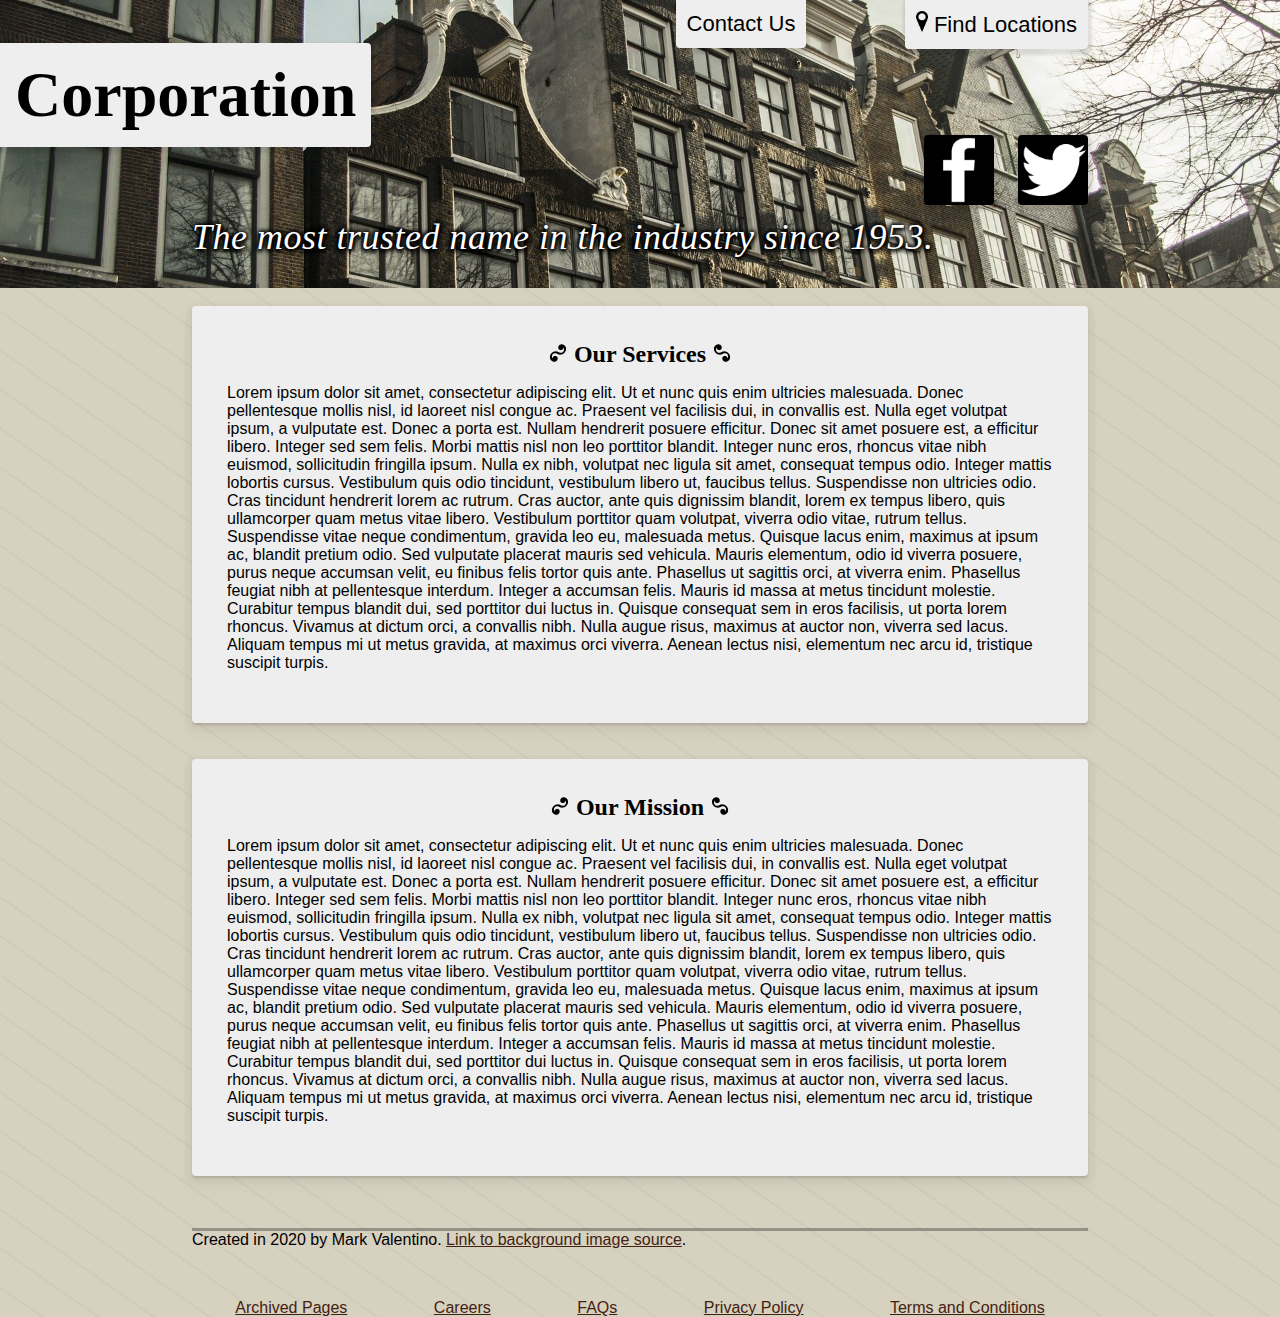
<file: pages/corporation.html>
<!DOCTYPE html>
<html>
  <head>
    <meta charset="UTF-8">
    <meta name="viewport" content="width=device-width, initial-scale=1.0">
    <title>Corporation</title>
    <style>
      h1 {
        font-family: Times, serif;
        border-style: solid;
        border-color: #EEE;
        background: #EEE;
        font-size: 64px;
        position: absolute;
        top: 0;
        padding: 12px;
        box-shadow: 1px 3px 3px 3px rgba(0, 0, 0, 0.1);
        border-radius: 0 4px 4px 0;
      }

      h2 {
        font-family: Times, serif;
        font-size: 24px;
        margin: 0;
        padding: 0;
      }

      h2::before {
        content: url('corporation_files/scroll.svg');
        width: 24px;
        height: 12%;
        -webkit-transform: scaleX(-1);
        -moz-transform: scaleX(-1);
        -ms-transform: scaleX(-1);
        -o-transform: scaleX(-1);
        transform: scaleX(-1);
        display: inline-block;
      }

      h2::after {
        content: url('corporation_files/scroll.svg');
        width: 24px;
        height: 12%;
        display: inline-block;
      }

      .quote {
        position: absolute;
        top: 24vh;
        left: 15%;
        font-family: Times, serif;
        font-size: 36px;
        color: #fff;
        text-shadow: #000 2px 0 4px, #000 0 2px 4px, #000 -2px 0 4px, #000 0 -2px 4px, #000 0 3px 4px;
        text-rendering: optimizeLegibility;
        z-index: 2;
        letter-spacing: 0.5px;
      }

      body,
      html {
        margin: 0;
        height: 100%;
        width: 100%;
        background: #D7D1C0;
        background-image: linear-gradient(35deg, rgba(0, 0, 0, 0.03) 3.13%, rgba(0, 0, 0, 0) 3.13%, rgba(0, 0, 0, 0) 50%, rgba(0, 0, 0, 0.03) 50%, rgba(0, 0, 0, 0.03) 53.13%, rgba(0, 0, 0, 0) 53.13%, rgba(0, 0, 0, 0) 100%);
        background-repeat: repeat;
        background-size: 55.79px 39.06px;
      }

      a {
        color: #421;
      }

      .bg {
        background-image: url("corporation_files/amsterdam-5367020_1920.jpg"), url("corporation_files/amsterdam-5367020_400.png");
        height: 32vh;
        background-position: center;
        background-repeat: no-repeat;
        background-size: cover;
        -webkit-animation: slide 30s linear infinite;
        -moz-animation: slide 30s linear infinite;
        animation-direction: alternate;
      }

      @-webkit-keyframes slide {
        from {
          background-position: 0 25%;
        }

        to {
          background-position: 0 50%;
        }
      }

      .border {
        border-style: solid;
        padding: 32px;
        border-color: #EEE;
        box-shadow: 0 8px 10px 10px rgba(0, 0, 0, 0.01), 0 4px 5px 5px rgba(0, 0, 0, 0.03), 0 3px 3px 0 rgba(0, 0, 0, 0.05), 0 2px 1px 0 rgba(0, 0, 0, 0.07);
        background: #EEE;
        margin-left: 15%;
        margin-right: 15%;
        font-size: 16px;
        font-family: Verdana, Geneva, sans-serif;
        text-rendering: optimizeLegibility;
        border-radius: 4px 4px 4px 4px;
      }

      #social_media {
        position: absolute;
        top: 15%;
        right: 15%;
      }

      .location {
        position: absolute;
        top: 0;
        right: 15%;
        border-style: solid;
        padding: 8px;
        border-color: #EEE;
        box-shadow: 1px 3px 3px 3px rgba(0, 0, 0, 0.1);
        background: #EEE;
        font-family: Verdana, Geneva, sans-serif;
        color: #000;
        font-size: 22px;
        border-radius: 0 0 4px 4px;
      }

      .contact {
        position: absolute;
        top: 0;
        right: 37%;
        border-style: solid;
        padding: 8px;
        border-color: #EEE;
        box-shadow: 1px 3px 3px 3px rgba(0, 0, 0, 0.1);
        background: #EEE;
        font-family: Verdana, Geneva, sans-serif;
        color: #000;
        font-size: 22px;
        border-radius: 0 0 4px 4px;
      }

      .invert {
        box-shadow: 1px 3px 3px 3px rgba(0, 0, 0, 0.1);
        border-radius: 4px 4px 4px 4px;
      }

      .invert:hover {
        animation: inversion 0.25s;
        animation-fill-mode: forwards;
      }

      @keyframes inversion {
        from {
          filter: invert(0);
        }

        to {
          filter: invert(1);
        }
      }

      .zoom {
        transition: transform .2s;
      }

      .zoom:hover {
        transform: scale(1.1);
      }

      p.line {
        border-style: solid none none none;
        border-color: rgba(0, 0, 0, 0.3);
        margin-left: 15%;
        margin-right: 15%;
        font-family: Arial, sans-serif;
        font-size: 16px;
      }

      ::-moz-selection {
        color: #E9E4D9;
        background: rgba(0, 0, 0, 0.7);
      }

      ::selection {
        color: #E9E4D9;
        background: rgba(0, 0, 0, 0.7);
      }

      .dropbtn {
        min-width: 70px;
        background-color: #eee;
        color: #000;
        font-size: 28px;
        padding: 4px;
        border: none;
        cursor: pointer;
        border-radius: 0 0 4px 0;
      }

      .dropbtn:hover,
      .dropbtn:focus {
        background-color: #000;
        color: #FFF;
      }

      .dropdown {
        position: absolute;
        top: 0;
        left: 0;
        z-index: 5;
      }

      .dropdown-content {
        display: none;
        position: absolute;
        background-color: #eee;
        min-width: 160px;
        overflow: auto;
        box-shadow: 1px 3px 3px 3px rgba(0, 0, 0, 0.1);
        border-radius: 0 4px 4px 0;
        z-index: 1;
      }

      .dropdown-content a {
        color: black;
        padding: 12px 16px;
        text-decoration: none;
        font-family: Verdana, Geneva, sans-serif;
        display: block;
      }

      .dropdown a:hover {
        background-color: #ddd;
      }

      .show {
        display: block;
      }

      .noselect {
        -webkit-touch-callout: none;
        -webkit-user-select: none;
        -khtml-user-select: none;
        -moz-user-select: none;
        -ms-user-select: none;
        user-select: none;
      }

      ul.bot {
        padding: 0;
        margin-left: 15%;
        margin-right: 15%;
        list-style-type: none;
        display: flex;
        flex-direction: row;
        justify-content: space-around;
        font-family: Verdana, Geneva, sans-serif;
        flex-wrap: wrap;
      }

      @media only screen and (max-width: 1000px) {
        ul.bot {
          flex-direction: column;
          line-height: 2;
          text-align: center;
        }

        .contact {
          display: none;
          visibility: hidden;
          ;
        }

        .location {
          display: none;
          visibility: hidden;
          ;
        }

        .border {
          font-size: large !important;
          margin-left: 1.5%;
          margin-right: 1.5%;
          padding: 0.4em;
        }

        p {
          display: block;
        }

        .quote {
          position: absolute;
          top: 33vh;
          left: 1.5%;
          font-size: 17px;
          width: 60%;
        }

        .bg {
          height: 50vh;
          -webkit-animation: none;
          -moz-animation: none;
        }

        h1 {
          font-size: 24px;
          top: 11vh;
        }

        #social_media {
          position: absolute;
          top: 33vh;
          right: 1.5%;
        }

        .invert {
          width: 50px;
        }

        p.line {
          margin-left: 0.5%;
          margin-right: 0.5%;
          padding: 0.4em;
        }

        .bg {
          /*May be redundant, but this is a placeholder */
          background-image: url("corporation_files/amsterdam-5367020_1920.jpg"), url("corporation_files/amsterdam-5367020_400.png");
        }
      }

      @media only screen and (min-width: 1000px) {
        .dropdown {
          display: none;
        }
      }
    </style>
    <script>
      function displayMenu() {
        document.getElementById("dropdown").classList.toggle("show");
      }
      window.onclick = function(event) {
        if (!event.target.matches('.dropbtn')) {
          var dropdowns = document.getElementsByClassName("dropdown-content");
          var i;
          for (i = 0; i < 3; i++) {
            var openDropdown = dropdowns[i];
            if (openDropdown.classList.contains('show')) {
              openDropdown.classList.remove('show');
            }
          }
        }
      }
    </script>
  </head>
  <body>
    <div class="dropdown">
      <button onclick="displayMenu()" class="dropbtn"> ☰ </button>
      <div id="dropdown" class="dropdown-content">
        <a href="#home">Home</a>
        <a href="https://maps.google.com">Find Locations</a>
        <a href="https://gmail.com">Contact Us</a>
      </div>
    </div>
    <header>
      <h1 class="noselect">Corporation</h1>
      <div class="quote">
        <em>The most trusted name in the industry since 1953.</em>
      </div>
      <nav>
        <a href="https://gmail.com" accesskey="c">
          <div class="contact zoom">Contact Us</div>
        </a>
        <a href="https://maps.google.com" accesskey="l">
          <div class="location zoom">
            <img src="corporation_files/location.png" width="12px" alt=""> Find Locations
          </div>
        </a>
      </nav>
      <div class="bg">
        <div id="social_media">
          <a href="https://facebook.com" accesskey="f">
            <img src="corporation_files/facebook.png" width="70px" class="invert" alt="facebook">
          </a>&nbsp;&nbsp;&nbsp;&nbsp; <a href="https://twitter.com" accesskey="t">
            <img src="corporation_files/twitter.png" width="70px" class="invert" alt="Twitter">
          </a>
        </div>
      </div>
    </header>
    <br>
    <main>
      <div class="border">
        <article>
          <center>
            <h2> Our Services </h2>
          </center>
          <p> Lorem ipsum dolor sit amet, consectetur adipiscing elit. Ut et nunc quis enim ultricies malesuada. Donec pellentesque mollis nisl, id laoreet nisl congue ac. Praesent vel facilisis dui, in convallis est. Nulla eget volutpat ipsum, a vulputate est. Donec a porta est. Nullam hendrerit posuere efficitur. Donec sit amet posuere est, a efficitur libero. Integer sed sem felis. Morbi mattis nisl non leo porttitor blandit. Integer nunc eros, rhoncus vitae nibh euismod, sollicitudin fringilla ipsum. Nulla ex nibh, volutpat nec ligula sit amet, consequat tempus odio. Integer mattis lobortis cursus. Vestibulum quis odio tincidunt, vestibulum libero ut, faucibus tellus. Suspendisse non ultricies odio. Cras tincidunt hendrerit lorem ac rutrum. Cras auctor, ante quis dignissim blandit, lorem ex tempus libero, quis ullamcorper quam metus vitae libero. Vestibulum porttitor quam volutpat, viverra odio vitae, rutrum tellus. Suspendisse vitae neque condimentum, gravida leo eu, malesuada metus. Quisque lacus enim, maximus at ipsum ac, blandit pretium odio. Sed vulputate placerat mauris sed vehicula. Mauris elementum, odio id viverra posuere, purus neque accumsan velit, eu finibus felis tortor quis ante. Phasellus ut sagittis orci, at viverra enim. Phasellus feugiat nibh at pellentesque interdum. Integer a accumsan felis. Mauris id massa at metus tincidunt molestie. Curabitur tempus blandit dui, sed porttitor dui luctus in. Quisque consequat sem in eros facilisis, ut porta lorem rhoncus. Vivamus at dictum orci, a convallis nibh. Nulla augue risus, maximus at auctor non, viverra sed lacus. Aliquam tempus mi ut metus gravida, at maximus orci viverra. Aenean lectus nisi, elementum nec arcu id, tristique suscipit turpis. </p>
        </article>
      </div>
      <br>
      <br>
      <div class="border">
        <article>
          <center>
            <h2> Our Mission </h2>
          </center>
          <p> Lorem ipsum dolor sit amet, consectetur adipiscing elit. Ut et nunc quis enim ultricies malesuada. Donec pellentesque mollis nisl, id laoreet nisl congue ac. Praesent vel facilisis dui, in convallis est. Nulla eget volutpat ipsum, a vulputate est. Donec a porta est. Nullam hendrerit posuere efficitur. Donec sit amet posuere est, a efficitur libero. Integer sed sem felis. Morbi mattis nisl non leo porttitor blandit. Integer nunc eros, rhoncus vitae nibh euismod, sollicitudin fringilla ipsum. Nulla ex nibh, volutpat nec ligula sit amet, consequat tempus odio. Integer mattis lobortis cursus. Vestibulum quis odio tincidunt, vestibulum libero ut, faucibus tellus. Suspendisse non ultricies odio. Cras tincidunt hendrerit lorem ac rutrum. Cras auctor, ante quis dignissim blandit, lorem ex tempus libero, quis ullamcorper quam metus vitae libero. Vestibulum porttitor quam volutpat, viverra odio vitae, rutrum tellus. Suspendisse vitae neque condimentum, gravida leo eu, malesuada metus. Quisque lacus enim, maximus at ipsum ac, blandit pretium odio. Sed vulputate placerat mauris sed vehicula. Mauris elementum, odio id viverra posuere, purus neque accumsan velit, eu finibus felis tortor quis ante. Phasellus ut sagittis orci, at viverra enim. Phasellus feugiat nibh at pellentesque interdum. Integer a accumsan felis. Mauris id massa at metus tincidunt molestie. Curabitur tempus blandit dui, sed porttitor dui luctus in. Quisque consequat sem in eros facilisis, ut porta lorem rhoncus. Vivamus at dictum orci, a convallis nibh. Nulla augue risus, maximus at auctor non, viverra sed lacus. Aliquam tempus mi ut metus gravida, at maximus orci viverra. Aenean lectus nisi, elementum nec arcu id, tristique suscipit turpis. </p>
        </article>
      </div>
    </main>
    <br>
    <br>
    <footer>
      <p class="line">Created in 2020 by Mark Valentino. <a href="https://pixabay.com/photos/amsterdam-historical-old-town-5367020/">Link to background image source</a>. </p>
      <br>
      <ul class="bot">
        <li>
          <a href="#">Archived Pages</a>
        </li>
        <li>
          <a href="#">Careers</a>
        </li>
        <li>
          <a href="#">FAQs</a>
        </li>
        <li>
          <a href="#">Privacy Policy</a>
        </li>
        <li>
          <a href="#">Terms and Conditions</a>
        </li>
      </ul>
    </footer>
  </body>
</html>
</file>
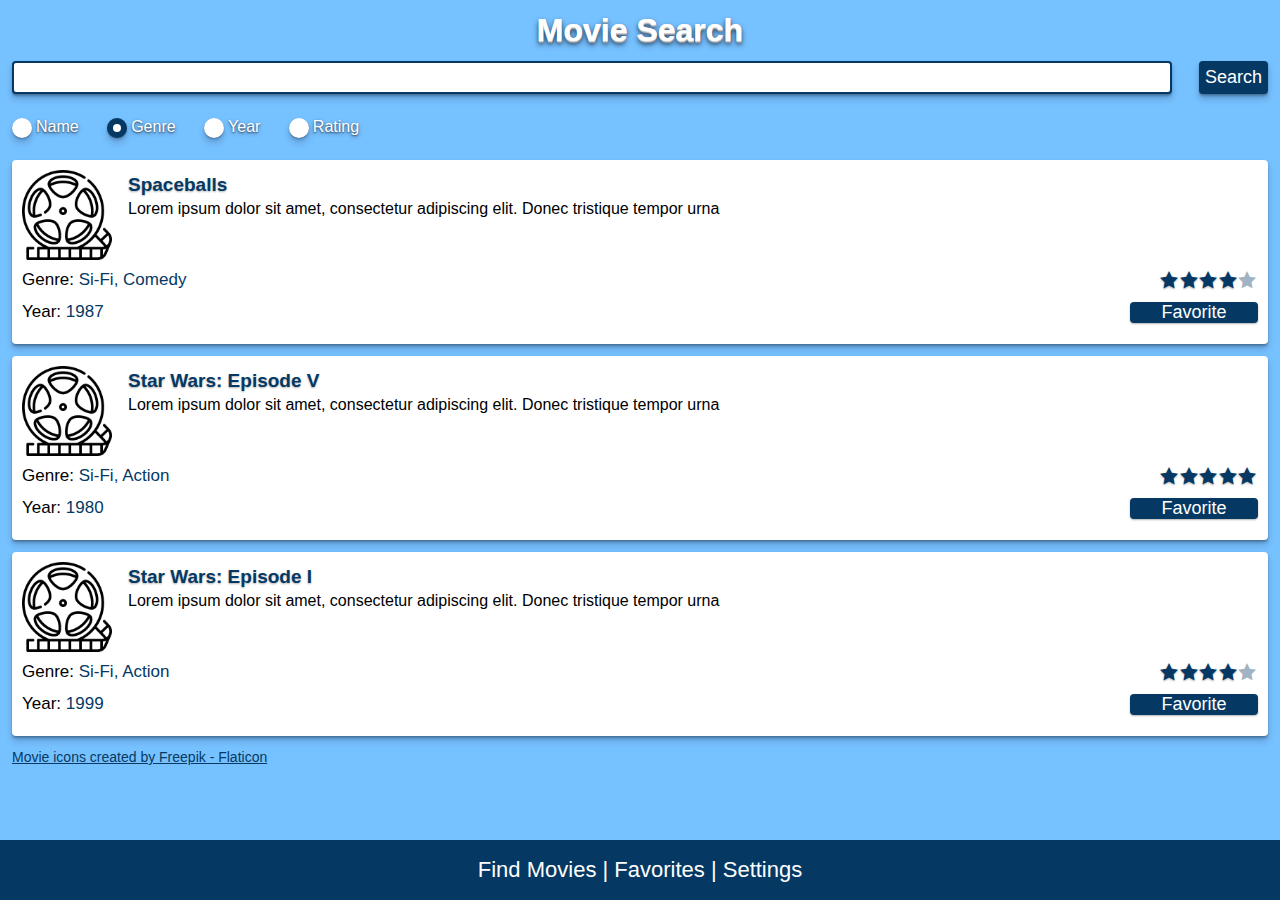
<file: pages/movieSearch.html>
<!DOCTYPE html>
<style>
:root {
    --color1: #053964;
    --color2: #fff;
    --color3: #000;
    --color4: #76c1ff;
    --shadow1: 0 0.1px 0.2px rgba(0, 0, 0, 0.048), 0 0.3px 0.5px rgba(0, 0, 2, 0.069), 0 0.6px 0.9px rgba(0, 0, 4, 0.085), 0 1.1px 1.6px rgba(0, 0, 8, 0.101), 0 2.1px 2.9px rgba(0, 0, 16, 0.122), 0 5px 7px rgba(0, 0, 32, 0.17);
}
body {
	background-color: var(--color4);
	font-family: Arial, Helvetica, sans-serif;
	margin: 0;
	padding: 0;
	height: 100%;
	width: 100%;
}
.container {
  display: inline-block;
  position: relative;
  padding-left: 24px;
  margin-left: 12px;
  margin-right: 12px;
  margin-top: 12px;
  margin-bottom: 12px;
  font-size: 16px;
  -webkit-user-select: none;
  -moz-user-select: none;
  user-select: none;
  color: var(--color2);
  text-shadow: 0px 2px 5px rgba(0,0,32,0.3), 0px 1px 2px rgba(0,0,0,0.6);
}
.container input {
  position: absolute;
  opacity: 0;
  width: 0.5px;
}
.checkmark {
  position: absolute;
  top: 0;
  left: 0;
  height: 20px;
  width: 20px;
  background-color: var(--color2);
  border-radius: 50%;
  box-shadow: var(--shadow1);
}
.container input:checked ~ .checkmark {
  background-color: var(--color1);
}
.checkmark:after {
  content: "";
  position: absolute;
  display: none;
}
.container input:checked ~ .checkmark:after {
  display: block;
}
.container .checkmark:after {
 	top: 6px;
	left: 6px;
	width: 8px;
	height: 8px;
	border-radius: 50%;
	background: var(--color2);
}
@font-face {
	font-family: "Glyphter";
	src: url([data-uri]);
}
#movieSearch {
	margin-bottom: 12px;
	margin-left: 12px;
	width: calc(100% - 120px);
	background: var(--color2);
	border-radius: 4px;
	padding: 4px;
    box-shadow: var(--shadow1);
    border: 2px solid var(--color1);
}
input,
select,
textarea {
	color: var(--color3);
	font-size: 18px;
}
#searchButton {
	color: var(--color2);
	margin-left: 12px;
	float: right;
	margin-right: 12px;
	background: var(--color1);
	border-radius: 4px;
	padding: 4px;
	font-size: 18px;
    box-shadow: var(--shadow1);
    border: 2px solid var(--color1);
}
.listing {
	background: var(--color2);
	height: 164px;
	border-radius: 4px;
	margin: 12px;
	padding: 10px;
    box-shadow: var(--shadow1);
}
.favorite {
    text-align: center;
    color: var(--color2);
    font-size: 18px;
    background-color: var(--color1);
    width: 128px;
    border-radius: 4px;
    box-shadow: 0px 1px 2px 0px rgba(0,0,0,0.3);
    margin-top: 12px;
    float: right;
    user-select: none;
}
.year:before {
	content: "Year: ";
	color: var(--color3);
}
.year {
    margin-top: 12px;
	color: var(--color1);
	font-size: 17px;
	display: inline-block;
}
img {
	float: left;
	margin-right: 16px;
	clear: both;
	height: 90px;
	border-radius: 2px;
}
.iconLink {
    color: var(--color1);
    margin: 12px;
    font-size: 14px;
}
p {
	margin-top: 0;
	margin-bottom: 0;
	overflow: auto;
	display: block;
	color: var(--color3);
	font-size: 16px;
	height: 70px;
}
h1 {
	text-align: center;
	color: var(--color2);
    margin-top: 12px;
    margin-bottom: 12px;
    font-family: "Arial Black", Gadget, sans-serif;
    text-shadow: 0 0 0 rgb(230,230,230),0px 0.5px 0 rgb(205,205,206),0 1px 0 rgb(180,180,182),0 1.5px  0 rgb(155,155,158), 0 4px 7px rgba(0,0,32,0.3), 0 3px 4px rgba(0,0,0,0.6);
}
h2 {
	color: var(--color1);
	margin-top: 4px;
	margin-bottom: 4px;
	font-size: 19px;
    text-shadow: 0 1px 2px rgba(0,0,0,0.3);
}
.Genre:before {
	content: "Genre: ";
	color: var(--color3);
}
.Genre {
	color: var(--color1);
	font-size: 17px;
	display: inline-block;
}
.starGood {
	color: var(--color1);
	font-family: "Glyphter";
	font-size: 18px;
	letter-spacing: .1rem;
	float: right;
    text-shadow: 0 1px 2px rgba(0,0,0,0.3);
    user-select: none;
}
.starBad {
	color: #05396460;
	float: right;
	font-family: "Glyphter";
	font-size: 18px;
	letter-spacing: .1rem;
    user-select: none;
}
/*Allows more scrolling so that the bottom menu doesn't cover part of the last displayed listing.*/
.emptyDiv {
    height: 60px;
}
#bottomNav {
    position: fixed;
    background-color: var(--color1);
    bottom: 0;
    width: 100%;
    height: 60px;
    margin-top: 60px;
}
#bottomNavText {
    text-align: center;
    position: relative;
    top: 50%;
    transform: translateY(-50%);
    color: var(--color2);
    font-size: 22px;
}
@media only screen and (max-width: 364px) {
    #movieSearch {
	    margin-bottom: 8px;
	    margin-left: 8px;
        width: calc(100% - 100px);
    }
    #searchButton {
        margin-left: 8px;
	    margin-right: 8px;
    }
    .Genre:before {
	    content: "Genre: ";
        font-size: 16px;
    }
    .year:before {
        font-size: 16px;
    }
    .listing {
        margin-left: 8px;
        margin-right: 8px;
        margin-top: 12px;
        height: 160px;
    }
    h1 {
        font-size: 24px;
        margin-top: 8px;
        margin-bottom: 8px;
    }
    h2 {
        font-size: 18px;
        margin-top: 0;
	    margin-bottom: 2px;
    }
    img {
        margin-right: 12px;
        height: 82px;
    }
    p {
        height: 75px;
    }
    .starBad {
        font-size: 16px;
    }
    .starGood {
        font-size: 16px;
    }
    .container {
        margin-right: 8px;
        margin-left: 8px;
    }
    #bottomNavText {
        font-size: 20px; 
    }
}
</style>
<html>
<meta name="viewport" content="width=device-width, initial-scale=1">

<body>
	<h1>Movie Search</h1>
	<input type="search" id="movieSearch" name="q">
	<button id="searchButton">Search</button>
    <label class="container">Name
        <input type="radio" checked="checked" name="radio">
        <span class="checkmark"></span>
    </label>
    <label class="container">Genre 
        <input type="radio" checked="checked" name="radio">
        <span class="checkmark"></span>
    </label>
    <label class="container">Year
        <input type="radio" name="radio">
        <span class="checkmark"></span>
    </label>
      <label class="container">Rating
        <input type="radio" name="radio">
        <span class="checkmark"></span>
    </label>
	<div class="listing"> <img src="movieSearch_files/film-reel.png">
		<h2>Spaceballs</h2>
		<p>Lorem ipsum dolor sit amet, consectetur adipiscing elit. Donec tristique tempor urna</p>
		<div class="Genre">Si-Fi, Comedy</div>
		<div class="starBad">s</div>
		<div class="starGood">ssss</div>
        <!-- below is a 0px high line break. -->
        <div style="height:0px;"><br></div>
        <div class="year">1987</div>
        <div class="favorite">Favorite</div>
	</div>
	<div class="listing"> <img src="movieSearch_files/film-reel.png">
		<h2>Star Wars: Episode V</h2>
		<p>Lorem ipsum dolor sit amet, consectetur adipiscing elit. Donec tristique tempor urna</p>
		<div class="Genre">Si-Fi, Action</div>
		<div class="starBad"></div>
		<div class="starGood">sssss</div>
        <div style="height:0px;"><br></div>
        <div class="year">1980</div>
        <div class="favorite">Favorite</div>
	</div>
	<div class="listing"> <img src="movieSearch_files/film-reel.png">
		<h2>Star Wars: Episode I</h2>
		<p>Lorem ipsum dolor sit amet, consectetur adipiscing elit. Donec tristique tempor urna</p>
		<div class="Genre">Si-Fi, Action</div>
		<div class="starBad">s</div>
		<div class="starGood">ssss</div>
        <div style="height:0px;"><br></div>
        <div class="year">1999</div>
        <div class="favorite">Favorite</div>
	</div>
    <a class="iconLink" href="https://www.flaticon.com/free-icons/movie" title="movie icons">Movie icons created by Freepik - Flaticon</a>
    <div class="emptyDiv"></div> 
    <div id="bottomNav"><div id ="bottomNavText">Find Movies | Favorites | Settings</div> </div>
</body>

</html>
</file>
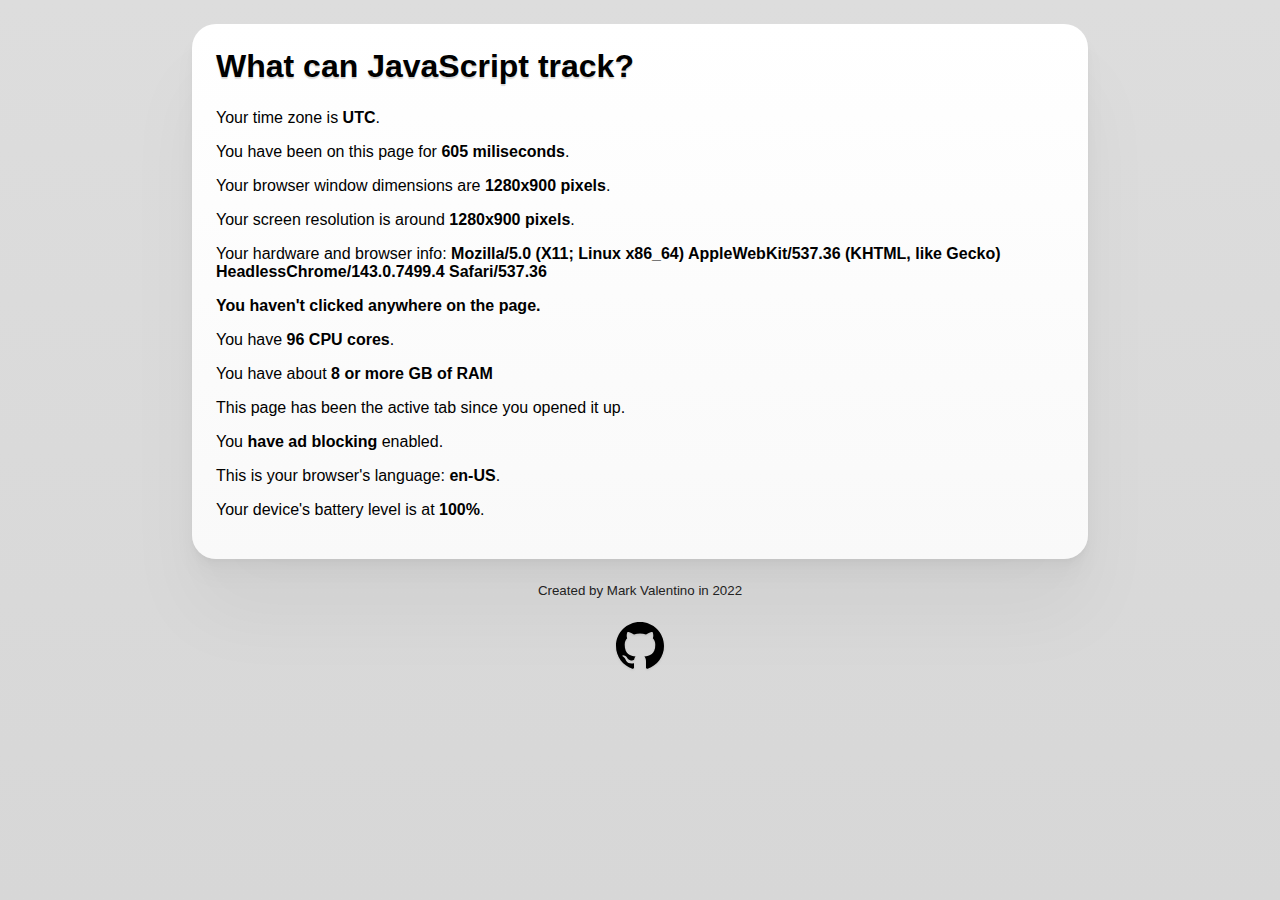
<file: pages/tracking.html>
<!DOCTYPE HTML>
<html onclick="displayClickCoordinates(event)">
	<head>
		<meta charset="UTF-8">
		<title>What can JavaScript track?</title>
		<meta name="keywords" content="tracking, JavaScript, js, device, info, hardware">
		<meta name="author" content="Mark Valentino">
		<meta name="viewport" content="width=device-width, initial-scale=1">
		<style>
			body, html {
				margin: 0;
				font-family: Arial, Helvetica, sans-serif;
				text-rendering: optimizeLegibility;
				background-image: linear-gradient(#dddddd, #d7d7d7);
				background-attachment: fixed;
			}
			h1 {
				text-shadow: 0 1px 0.5px #00000009, 0 1.5px 1px #00000011, 0 2px 1.5px #00000014;
				margin-right: 24px;
				margin-left: 24px;
				margin-top: 0;
				margin-bottom: 24px;
				font-size: 32px;
			}
			p {
				margin-right: 24px;
				margin-left: 24px;
			}
			section {
				margin: auto;
				margin-top: 24px;
				width: 60%;
				background-image: linear-gradient(#ffffff, #f9f9f9);
				padding-top: 24px;
				padding-bottom: 24px;
				border-radius: 24px;
				box-shadow: 0 2.5px 3.6px #00000004, 0 7px 10px #00000005, 0 16.9px 24.1px #00000007, 0 56px 80px #0000000a;
			}
			footer {
				margin: auto;
				text-align: center;
				margin-top: 24px;
				margin-bottom: 24px;
				font-size: smaller;
				color: #222;
			}
			svg {
				margin: 24px;
				filter: drop-shadow(0 0.5px 0.25px #00000012) drop-shadow(0 0.75px 0.5px #00000014) drop-shadow(0 1px 1px #00000018);
			}
			@media only screen and (max-width: 1472px) {
				section {
					width: 70%;
				}
			}
			@media only screen and (max-width: 1024px) {
				section {
					width: 80%;
				}
			}
			@media only screen and (max-width: 800px) {
				section {
					width: 90%;
				}
			}
			@media only screen and (max-width: 658px) {
				section {
					width: 100%;
				}
				h1 {
					font-size: 24px;
				}
			}
			@media only screen and (max-width: 375px) {
				p {
					margin-right: 18px;
					margin-left: 18px;
				}
				h1 {
					margin-right: 18px;
					margin-left: 18px;
				}
			}
			@media only screen and (max-width: 320px) {
				p {
					margin-right: 12px;
					margin-left: 12px;
				}
				h1 {
					margin-right: 12px;
					margin-left: 12px;
					font-size: 22px;
				}
			}
		</style>
	</head>
	<body>
		<section>
			<h1>What can JavaScript track?</h1>
			<p id="tz"></p>
			<p id="seconds"></p>
			<p id="dimensions"></p>
			<p id="monitor"></p>
			<p id="OS"></p>
			<p id="visits"></p>
			<p id="clickCoordinates"><b>You haven't clicked anywhere on the page.</b></p>
			<p id="CPU"></p>
			<p id="memory">Your browser has no capaility to access your device's memory amount.</p>
			<p id="tab">This page has been the active tab since you opened it up.</p>
			<p id="adBlock">You <b>don't have ad blocking</b> enabled.</p>
			<p id="language"></p>
			<p id="battery">Your browser has no capaility to access your device's battery charge amount.</p>
		</section>
		<footer>
			Created by Mark Valentino in 2022
			<br><a href="https://github.com/M-Valentino">
				<svg xmlns="http://www.w3.org/2000/svg" width="48" height="48" viewBox="0 0 24 24"><path d="M12 0c-6.626 0-12 5.373-12 12 0 5.302 3.438 9.8 8.207 11.387.599.111.793-.261.793-.577v-2.234c-3.338.726-4.033-1.416-4.033-1.416-.546-1.387-1.333-1.756-1.333-1.756-1.089-.745.083-.729.083-.729 1.205.084 1.839 1.237 1.839 1.237 1.07 1.834 2.807 1.304 3.492.997.107-.775.418-1.305.762-1.604-2.665-.305-5.467-1.334-5.467-5.931 0-1.311.469-2.381 1.236-3.221-.124-.303-.535-1.524.117-3.176 0 0 1.008-.322 3.301 1.23.957-.266 1.983-.399 3.003-.404 1.02.005 2.047.138 3.006.404 2.291-1.552 3.297-1.23 3.297-1.23.653 1.653.242 2.874.118 3.176.77.84 1.235 1.911 1.235 3.221 0 4.609-2.807 5.624-5.479 5.921.43.372.823 1.102.823 2.222v3.293c0 .319.192.694.801.576 4.765-1.589 8.199-6.086 8.199-11.386 0-6.627-5.373-12-12-12z"/></svg>
			</a>
		</footer>
		<script type="text/javascript">
			let firstLoadTime = new Date().getTime();;
			let height = window.innerHeight;
			let width = window.innerWidth;
			let JSONresponse = ""

			function secondsTrack() {
				let currentTime = new Date().getTime();
				document.getElementById("seconds").innerHTML = "You have been on this page for  <b>" + (currentTime - firstLoadTime) + " miliseconds</b>.";
			}
			setInterval(secondsTrack, 200);
			secondsTrack();

			function windowDimensionsTrack() {
				height = window.innerHeight;
				width = window.innerWidth;
				document.getElementById("dimensions").innerHTML = "Your browser window dimensions are <b> " + Math.round(width * window.devicePixelRatio)+ "x" + Math.round(height * window.devicePixelRatio) + " pixels</b>.";
			}
			setInterval(windowDimensionsTrack, 500);
			windowDimensionsTrack();

			document.getElementById("monitor").innerHTML = "Your screen resolution is around <b>" + Math.round(screen.availWidth * window.devicePixelRatio) + "x" + Math.round(screen.availHeight * window.devicePixelRatio) + " pixels</b>.";
			document.getElementById("tz").innerHTML = "Your time zone is <b>" + Intl.DateTimeFormat().resolvedOptions().timeZone + "</b>.";
			let agent = navigator.userAgent;
			document.getElementById("OS").innerHTML = "Your hardware and browser info: <b>" + agent + "</b>";

			function displayClickCoordinates(event) {
         		let xPos = Math.round(event.clientX * window.devicePixelRatio);
				let yPos = Math.round(event.clientY * window.devicePixelRatio);
				document.getElementById("clickCoordinates").innerHTML = "You last clicked at position: <b>(" + xPos + ", " + yPos + ")</b>.";
      		}

			document.getElementById("CPU").innerHTML = "You have <b>" + navigator.hardwareConcurrency + " CPU cores</b>.";

			let mem = navigator.deviceMemory;
			if (mem == 0.25 || mem == 0.5 || mem == 1 || mem == 2 || mem == 4) {
				document.getElementById("memory").innerHTML = "You have about <b>" + mem + " GB of RAM<b>";
			} else if (mem == 8) {
				document.getElementById("memory").innerHTML = "You have about <b>" + mem + " or more GB of RAM<b>";
			}

			function checkDocumentHidden() {
				if (document.hidden) {
    				document.getElementById("tab").innerHTML = "<b>You looked at another webpage or program window while you had this page open.</b>😡";
				}
			}
			setInterval(checkDocumentHidden, 150);
			checkDocumentHidden();

			async function detectAdBlocker() {
  				try {
    				await fetch(new Request('https://pagead2.googlesyndication.com/pagead/js/adsbygoogle.js')).catch()
  				} catch (e) {
    				document.getElementById("adBlock").innerHTML = "You <b>have ad blocking</b> enabled.";
  				}
			}
			detectAdBlocker();

			document.getElementById("language").innerHTML = "This is your browser's language: <b>" + navigator.language + "</b>.";

			navigator.getBattery().then(function(battery) {
				document.getElementById("battery").innerHTML = "Your device's battery level is at <b>" + (battery.level * 100) + "%</b>."
			})
		</script>
	</body>
</html>
</file>
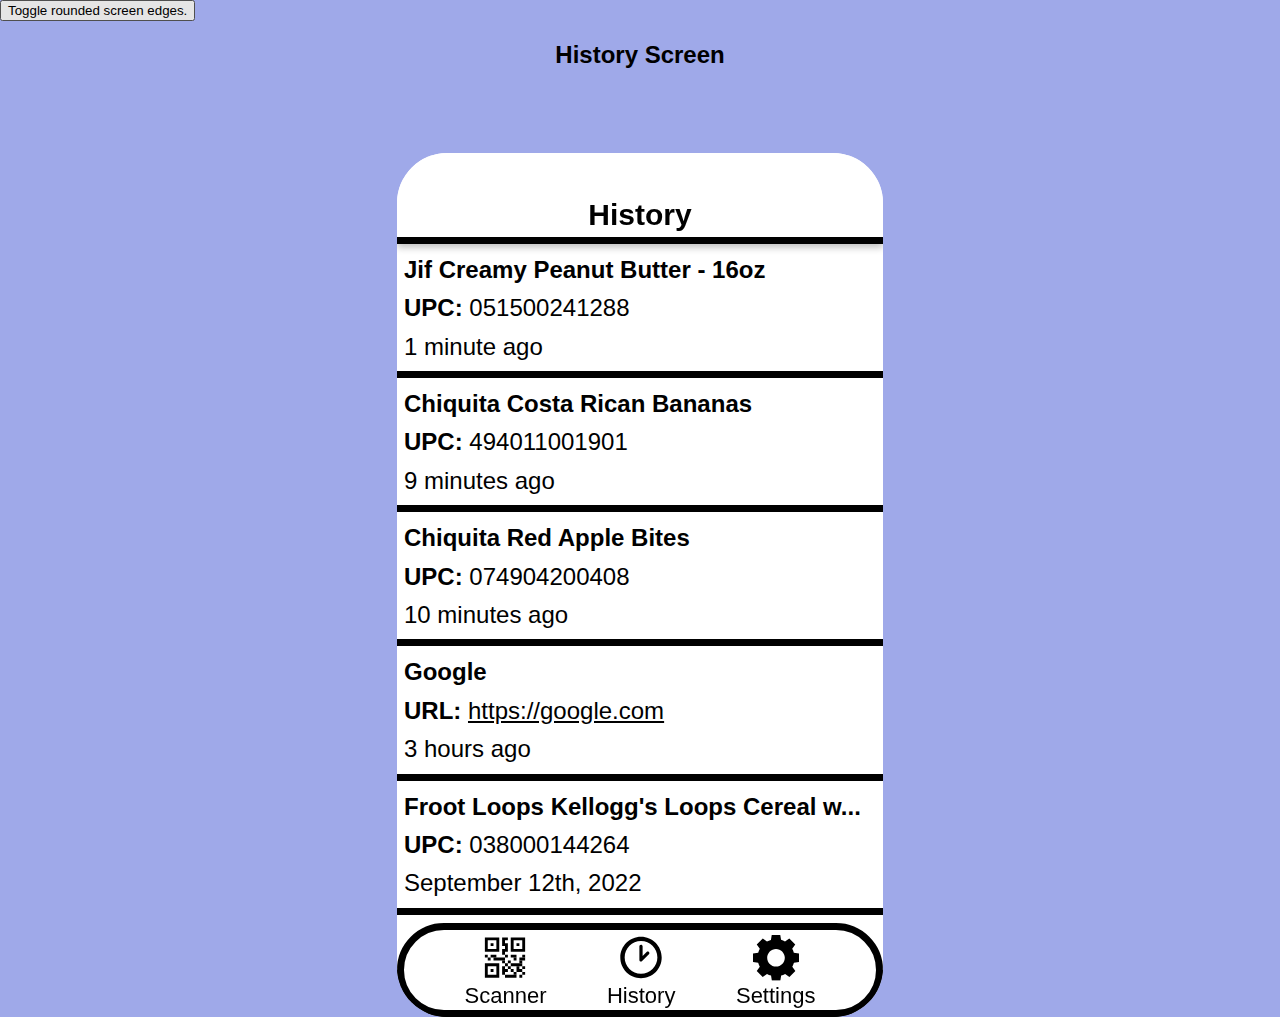
<file: pages/ISAE/history.html>
<!DOCTYPE HTML>
<html>
	<head>
    	<meta charset="UTF-8">
		<title>History</title>
		<meta name="viewport" content="width=device-width, initial-scale=1">
		<link rel="stylesheet" href="styles.css">
	</head>

	<body>
        <button onclick="changeEdges()">Toggle rounded screen edges.</button>
        <center><h2>History Screen</h2></center>
        <div id="frame">
            <div class="whiteBar">
                <h1>History</h1>
            </div>
            <div class="historyItems">
                <a href="itemInfo2.html">
                <div class="historyItem">
                    <b>Jif Creamy Peanut Butter - 16oz</b>
                    <br>
                    <b>UPC: </b>051500241288
                    <br>
                    1 minute ago
                </div>
                </a>
                <div class="historyItem">
                    <b>Chiquita Costa Rican Bananas</b>
                    <br>
                    <b>UPC: </b>494011001901
                    <br>
                    9 minutes ago
                </div>
                <div class="historyItem">
                    <b>Chiquita Red Apple Bites</b>
                    <br>
                    <b>UPC: </b>074904200408
                    <br>
                    10 minutes ago
                </div>
                <div class="historyItem">
                    <b>Google</b>
                    <br>
                    <b>URL: </b><u>https://google.com</u>
                    <br>
                    3 hours ago
                </div>
                <div class="historyItem">
                    <b>Froot Loops Kellogg's Loops Cereal w...</b>
                    <br>
                    <b>UPC: </b>038000144264
                    <br>
                    September 12th, 2022
                </div>
                <div class="historyItem">
                    <b>YouTube</b>
                    <br>
                    <b>URL: </b><u>https://youtube.com</u>
                    <br>
                    September 10th, 2022
                </div>
                <br>
            </div>
			<div id="bottomNav">
                <div class="bottomNavContainer">
					<div class="navItem">
						<!--https://commons.wikimedia.org/wiki/File:QR_icon.svg-->
						<center><a href="scanner.html"><img src="assets/qr_code.svg"></a></center>
						<a href="scanner.html">Scanner</a>
					</div>
					<div class="navItem">
						<!--https://en.wikipedia.org/wiki/File:Clock_%2889654%29_-_The_Noun_Project.svg-->
						<center><a href="history.html"><img src="assets/clock.svg"></a></center>
						<a href="history.html">History</a>
					</div>
					<div class="navItem">
						<!--https://en.wikipedia.org/wiki/File:Wikipedia_interwiki_section_gear_icon.svg-->
						<center><a href="settings.html"><img src="assets/gear.svg"></a></center>
						<a href="settings.html">Settings</a>
					</div>
				</div>
			</div>
			<div class="blackBar"></div>
		</div>
		
		<script>
			let round = true;

			function changeEdges() {
				if (round == false) {
					round = true;
					document.getElementById("frame").style.borderRadius = "50px";
				} else {
					round = false;
					document.getElementById("frame").style.borderRadius = "0";
				}
			}
		</script>
    </body>
</html>
</file>
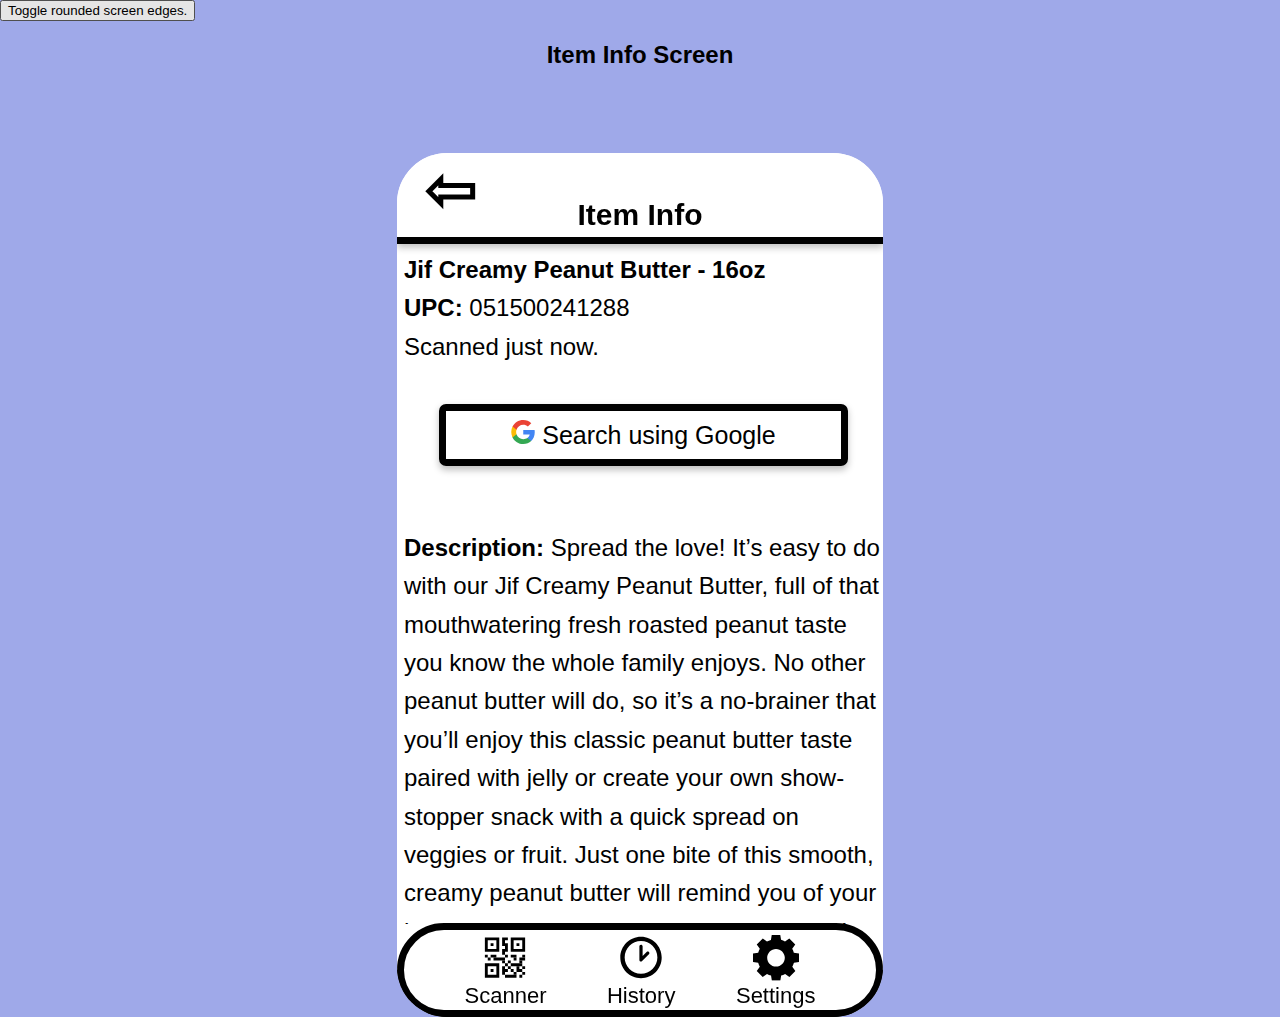
<file: pages/ISAE/itemInfo.html>
<!DOCTYPE HTML>
<html>
	<head>
    	<meta charset="UTF-8">
		<title>Item Info</title>
		<meta name="viewport" content="width=device-width, initial-scale=1">
		<link rel="stylesheet" href="styles.css">
	</head>

	<body>
        <button onclick="changeEdges()">Toggle rounded screen edges.</button>
        <center><h2>Item Info Screen</h2></center>
        <div id="frame">
            <a href="scanner.html"><div class="backButton">⇦</div></a>
            <div class="whiteBar">
                <h1>Item Info</h1>
            </div>
            <div class="historyItems">
                <div class="historyItem">
                    <b>Jif Creamy Peanut Butter - 16oz</b>
                    <br>
                    <b>UPC: </b>051500241288
                    <br>
                    Scanned just now.
                    <br>
                    <br>
                    <div class="googleButton"><center><img src ="assets/Google_ G _Logo.svg"> Search using Google</center></div>
                    <br>
                    <!--https://www.barcodelookup.com/051500241288-->
                    <p><b>Description: </b>Spread the love! It’s easy to do with our Jif Creamy Peanut Butter, full of that mouthwatering fresh roasted peanut taste you know the whole family enjoys. No other peanut butter will do, so it’s a no-brainer that you’ll enjoy this classic peanut butter taste paired with jelly or create your own show-stopper snack with a quick spread on veggies or fruit. Just one bite of this smooth, creamy peanut butter will remind you of your best childhood memories. From a brand that has been trusted for generations, Jif Creamy Peanut Butter is That Jif’ing Good™, making it perfect for a variety of recipes from simple sandwiches to delightful baked goods, dolloped on celery, or just on its own in spoonfuls straight from the jar. Plus, this peanut butter is gluten free, contains no artificial preservatives and has 7g protein (7percent DV) per serving (See Nutrition Information For Fat And Saturated Fat Content), so you’ll definitely want to keep the goodness going and stock up on this good stuff. </p>

                </div>
                
                <br>
            </div>
			<div id="bottomNav">
                <div class="bottomNavContainer">
					<div class="navItem">
						<!--https://commons.wikimedia.org/wiki/File:QR_icon.svg-->
						<center><a href="scanner.html"><img src="assets/qr_code.svg"></a></center>
						<a href="scanner.html">Scanner</a>
					</div>
					<div class="navItem">
						<!--https://en.wikipedia.org/wiki/File:Clock_%2889654%29_-_The_Noun_Project.svg-->
						<center><a href="history.html"><img src="assets/clock.svg"></a></center>
						<a href="history.html">History</a>
					</div>
					<div class="navItem">
						<!--https://en.wikipedia.org/wiki/File:Wikipedia_interwiki_section_gear_icon.svg-->
						<center><a href="settings.html"><img src="assets/gear.svg"></a></center>
						<a href="settings.html">Settings</a>
					</div>
				</div>
			</div>
			<div class="blackBar"></div>
		</div>
		
		<script>
			let round = true;

			function changeEdges() {
				if (round == false) {
					round = true;
					document.getElementById("frame").style.borderRadius = "50px";
				} else {
					round = false;
					document.getElementById("frame").style.borderRadius = "0";
				}
			}
		</script>
    </body>
</html>
</file>
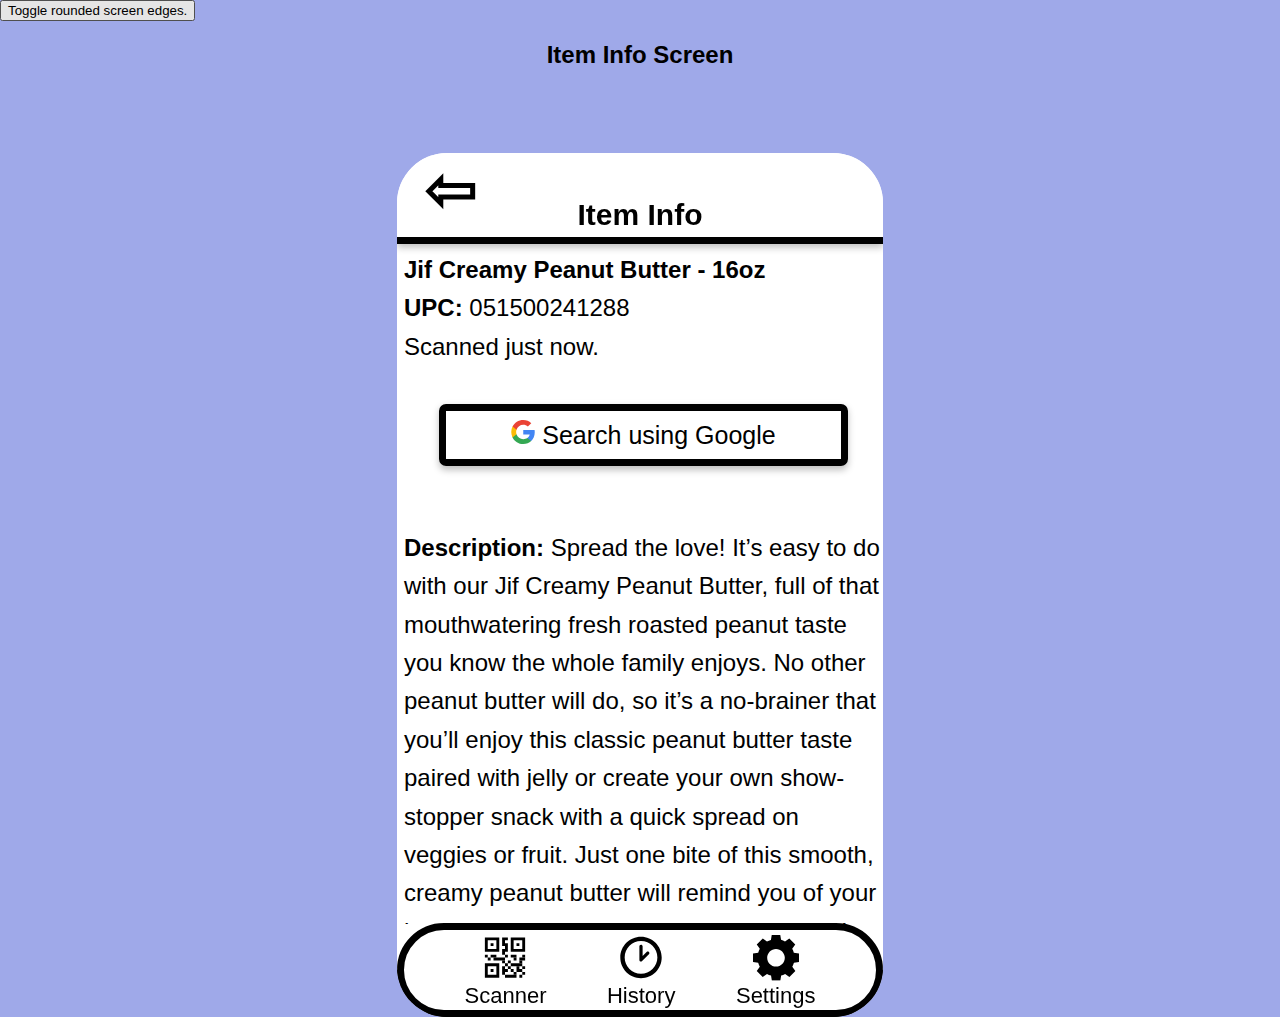
<file: pages/ISAE/itemInfo2.html>
<!DOCTYPE HTML>
<html>
	<head>
    	<meta charset="UTF-8">
		<title>Item Info</title>
		<meta name="viewport" content="width=device-width, initial-scale=1">
		<link rel="stylesheet" href="styles.css">
	</head>

	<body>
        <button onclick="changeEdges()">Toggle rounded screen edges.</button>
		<center><h2>Item Info Screen</h2></center>
        <div id="frame">
            <a href="history.html"><div class="backButton">⇦</div></a>
            <div class="whiteBar">
                <h1>Item Info</h1>
            </div>
            <div class="historyItems">
                <div class="historyItem">
                    <b>Jif Creamy Peanut Butter - 16oz</b>
                    <br>
                    <b>UPC: </b>051500241288
                    <br>
                    Scanned just now.
                    <br>
                    <br>
                    <div class="googleButton"><center><img src ="assets/Google_ G _Logo.svg"> Search using Google</center></div>
                    <br>
                    <!--https://www.barcodelookup.com/051500241288-->
                    <p><b>Description: </b>Spread the love! It’s easy to do with our Jif Creamy Peanut Butter, full of that mouthwatering fresh roasted peanut taste you know the whole family enjoys. No other peanut butter will do, so it’s a no-brainer that you’ll enjoy this classic peanut butter taste paired with jelly or create your own show-stopper snack with a quick spread on veggies or fruit. Just one bite of this smooth, creamy peanut butter will remind you of your best childhood memories. From a brand that has been trusted for generations, Jif Creamy Peanut Butter is That Jif’ing Good™, making it perfect for a variety of recipes from simple sandwiches to delightful baked goods, dolloped on celery, or just on its own in spoonfuls straight from the jar. Plus, this peanut butter is gluten free, contains no artificial preservatives and has 7g protein (7percent DV) per serving (See Nutrition Information For Fat And Saturated Fat Content), so you’ll definitely want to keep the goodness going and stock up on this good stuff. </p>

                </div>
                
                <br>
            </div>
			<div id="bottomNav">
                <div class="bottomNavContainer">
					<div class="navItem">
						<!--https://commons.wikimedia.org/wiki/File:QR_icon.svg-->
						<center><a href="scanner.html"><img src="assets/qr_code.svg"></a></center>
						<a href="scanner.html">Scanner</a>
					</div>
					<div class="navItem">
						<!--https://en.wikipedia.org/wiki/File:Clock_%2889654%29_-_The_Noun_Project.svg-->
						<center><a href="history.html"><img src="assets/clock.svg"></a></center>
						<a href="history.html">History</a>
					</div>
					<div class="navItem">
						<!--https://en.wikipedia.org/wiki/File:Wikipedia_interwiki_section_gear_icon.svg-->
						<center><a href="settings.html"><img src="assets/gear.svg"></a></center>
						<a href="settings.html">Settings</a>
					</div>
				</div>
			</div>
			<div class="blackBar"></div>
		</div>
		
		<script>
			let round = true;

			function changeEdges() {
				if (round == false) {
					round = true;
					document.getElementById("frame").style.borderRadius = "50px";
				} else {
					round = false;
					document.getElementById("frame").style.borderRadius = "0";
				}
			}
		</script>
    </body>
</html>
</file>
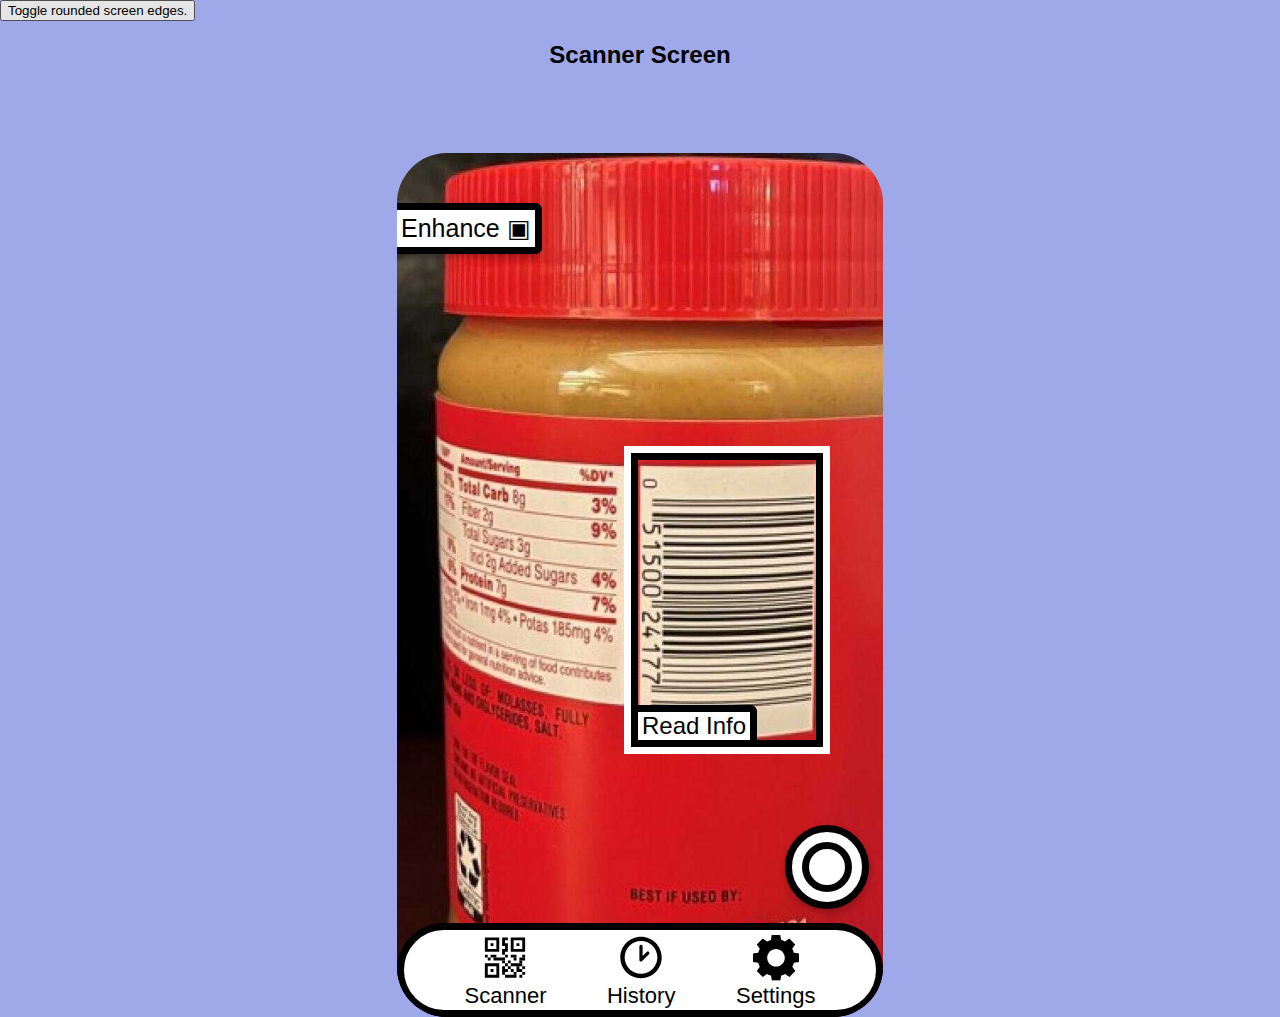
<file: pages/ISAE/scanner.html>
<!DOCTYPE HTML>
<html>
	<head>
    	<meta charset="UTF-8">
		<title>Scanner</title>
		<meta name="viewport" content="width=device-width, initial-scale=1">
		<link rel="stylesheet" href="styles.css">
	</head>
	<body>
		<button onclick="changeEdges()">Toggle rounded screen edges.</button>
		<center><h2>Scanner Screen</h2></center>
		<div id="scanFrame">
			<div class="enhanceButton" onclick="enhance()">Enhance ▣</div>
			<div class="focusButton">
				<div class="innerCircle"></div>
			</div>
			<div class="outerBB"></div>
			<div class="innerBB">
				<a href="itemInfo.html"><div class="readButton">Read Info</div></a>
			</div>
			<div id="bottomNav">
				<div class="bottomNavContainer">
					<div class="navItem">
						<!--https://commons.wikimedia.org/wiki/File:QR_icon.svg-->
						<center><a href="scanner.html"><img src="assets/qr_code.svg"></a></center>
						<a href="scanner.html">Scanner</a>
					</div>
					<div class="navItem">
						<!--https://en.wikipedia.org/wiki/File:Clock_%2889654%29_-_The_Noun_Project.svg-->
						<center><a href="history.html"><img src="assets/clock.svg"></a></center>
						<a href="history.html">History</a>
					</div>
					<div class="navItem">
						<!--https://en.wikipedia.org/wiki/File:Wikipedia_interwiki_section_gear_icon.svg-->
						<center><a href="settings.html"><img src="assets/gear.svg"></a></center>
						<a href="settings.html">Settings</a>
					</div>
				</div>
			</div>
			<div class="blackBar"></div>
		</div>
		
		<script>
			let round = true;
			let enhanced = false; 

			function changeEdges() {
				if (round == false) {
					round = true;
					document.getElementById("scanFrame").style.borderRadius = "50px";
				} else {
					round = false;
					document.getElementById("scanFrame").style.borderRadius = "0";
				}
			}

			function enhance() {
				if (enhanced == false) {
					enhanced = true;
					document.getElementById("scanFrame").style.backgroundImage = "url(assets/jiff_enhanced.png)";
				} else {
					enhanced = false;
					document.getElementById("scanFrame").style.backgroundImage = "url(assets/jif.jpeg)";
				}
			}
		</script>
	</body>

</html>
</file>
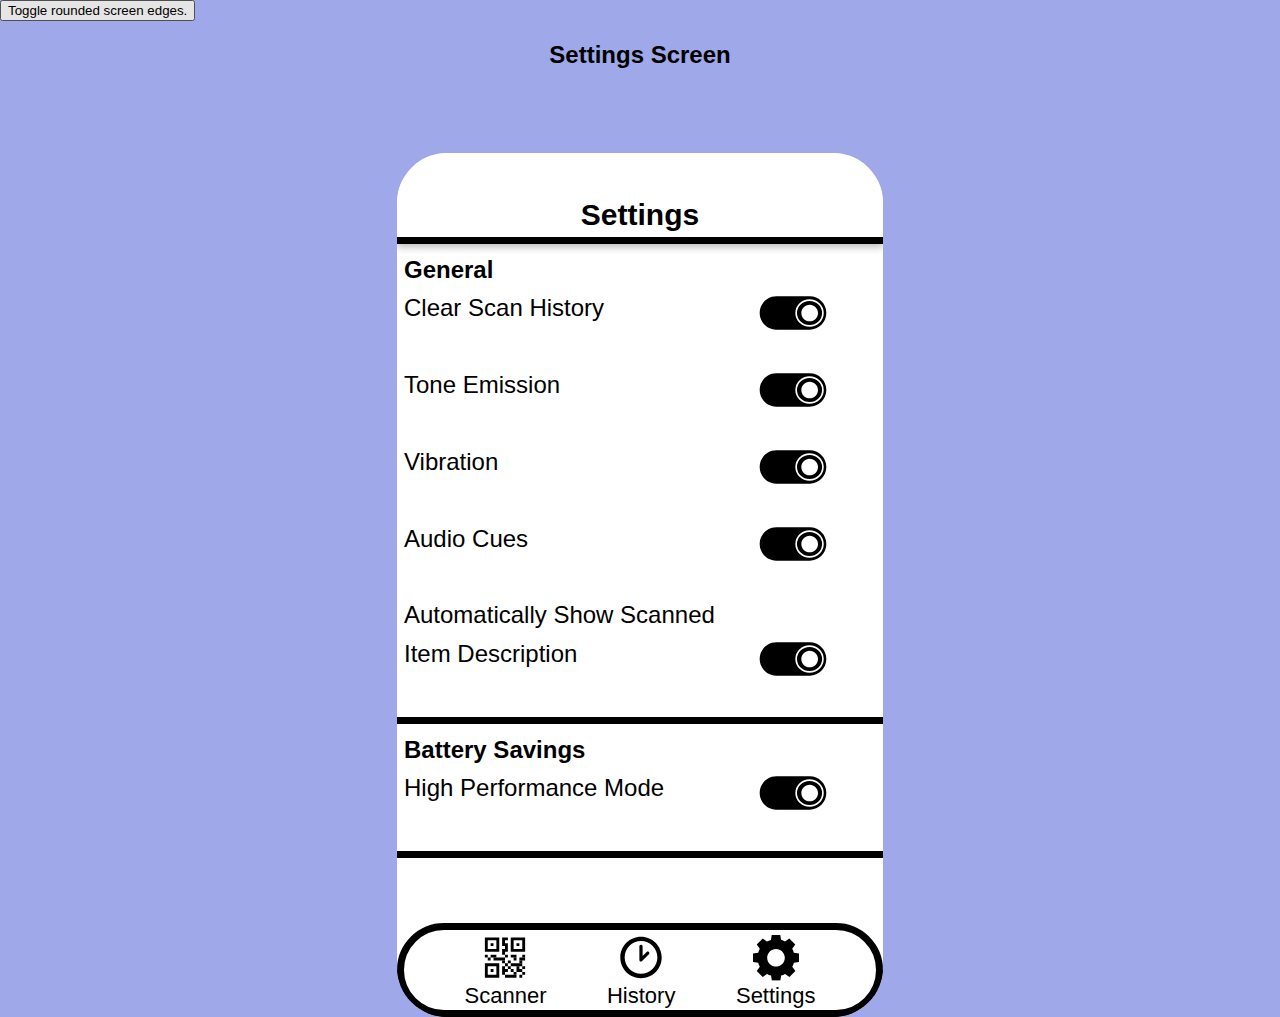
<file: pages/ISAE/settings.html>
<!DOCTYPE HTML>
<html>
	<head>
    	<meta charset="UTF-8">
		<title>Settings</title>
		<meta name="viewport" content="width=device-width, initial-scale=1">
		<link rel="stylesheet" href="styles.css">
        <style>
            .historyItem img {
                transform: translateY(-20%);
                position: absolute;
                right: 50px;
            }
        </style>
	</head>

	<body>
        <button onclick="changeEdges()">Toggle rounded screen edges.</button>
        <center><h2>Settings Screen</h2></center>
        <div id="frame">
            <div class="whiteBar">
                <h1>Settings</h1>
            </div>
            <div class="historyItems">
                <div class="historyItem">
                    <b>General</b>
                    <br>
                    Clear Scan History <img src="assets/toggle.svg" height="80px">
                    <br>
                    <br>
                    Tone Emission <img src="assets/toggle.svg" height="80px">
                    <br>
                    <br>
                    Vibration <img src="assets/toggle.svg" height="80px">
                    <br>
                    <br>
                    Audio Cues <img src="assets/toggle.svg" height="80px">
                    <br>
                    <br>
                    Automatically Show Scanned 
                    <br>
                    Item Description <img src="assets/toggle.svg" height="80px">
                    <br>
					<br>
                </div>
                <div class="historyItem">
					<b>Battery Savings</b>
                    <br>
					High Performance Mode<img src="assets/toggle.svg" height="80px">
                    <br>
                    <br>
				</div>
            </div>
			<div id="bottomNav">
                <div class="bottomNavContainer">
					<div class="navItem">
						<!--https://commons.wikimedia.org/wiki/File:QR_icon.svg-->
						<center><a href="scanner.html"><img src="assets/qr_code.svg"></a></center>
						<a href="scanner.html">Scanner</a>
					</div>
					<div class="navItem">
						<!--https://en.wikipedia.org/wiki/File:Clock_%2889654%29_-_The_Noun_Project.svg-->
						<center><a href="history.html"><img src="assets/clock.svg"></a></center>
						<a href="history.html">History</a>
					</div>
					<div class="navItem">
						<!--https://en.wikipedia.org/wiki/File:Wikipedia_interwiki_section_gear_icon.svg-->
						<center><a href="settings.html"><img src="assets/gear.svg"></a></center>
						<a href="settings.html">Settings</a>
					</div>
				</div>
			</div>
			<div class="blackBar"></div>
		</div>
		
		<script>
			let round = true;

			function changeEdges() {
				if (round == false) {
					round = true;
					document.getElementById("frame").style.borderRadius = "50px";
				} else {
					round = false;
					document.getElementById("frame").style.borderRadius = "0";
				}
			}
		</script>
    </body>
</html>
</file>
<file: styles.css>
@import url('https://fonts.googleapis.com/css2?family=Roboto&display=swap');
:root {
    --color0: #fff;
    --color1: #6183b7;
    --color2: #dc7628;
    --color3: #8d4c1a;
    --color4: #000;
    --splinters: url('[data-uri]');
    --smallShadow: 0 0.25px #00000020, 0 0.5px 3px #00000020;
}
body {
    margin: 0;
    padding: 0;
    height: 100%;
    width: 100%;
    background-color: var(--color1);
    background-image: url('images/1024noise.webp');
    background-size: 512px;
    font-family: Arial, Helvetica, sans-serif;
}
.cards {
    display: flex;
    flex-wrap: wrap;
    justify-content: center;
    z-index: -5;
    margin-right: 5%;
    margin-left: 5%;
}
.card {
    width: 360px;
    padding: 12px;
    margin: 10px;
    background-color: var(--color0);
    background-image:var(--splinters), linear-gradient(0deg, #00000005 0%, #00000000 100%);
    filter: brightness(96.5%);
    background-size: 128px;
    border-radius: 4px;
    border-style: solid;
    border-color: #ccc;
    border-width: 0 0 1px 0;
    box-shadow: 0 0.2px 0.2px #0000000a, 0 0.5px 0.5px #0000000f, 0 0.9px 0.9px #00000012, 0 1.6px 1.6px #00000015, 0 2.9px 2.9px #0000001a, 0 7px 7px #00000024;
    z-index: 2;
}
.card:hover {
    animation-name: cardTransform;
    animation-duration: 0.25s;
    transition-delay: 0.5s;
    -webkit-animation-fill-mode: forwards;
    animation-fill-mode: forwards;
}
.card:not(:hover) {
    animation-name: cardTransformReverse;
    animation-duration: 0.125s;
    transition-delay: 0.5s;
    -webkit-animation-fill-mode: forwards;
    animation-fill-mode: forwards;
}
@keyframes cardTransformReverse {
    100% {transform: scale(1);
        filter: brightness(96.5%);
        box-shadow: 0 0.2px 0.2px #0000000a, 0 0.5px 0.5px #0000000f, 0 0.9px 0.9px #00000012, 0 1.6px 1.6px #00000015, 0 2.9px 2.9px #0000001a, 0 7px 7px #00000024;
        z-index: 2;
    }
    0% {transform: scale(1.04);
        filter: brightness(100%);
        box-shadow: 0 0.2px 0.2px #0000000b, 0 0.6px 0.6px #00000011, 0 1.1px 1.1px #00000014, 0 2px 2px #00000018, 0 3.8px 3.8px #0000001d, 0 9px 9px #00000029;
        z-index: 3;
    }
}
@keyframes cardTransform {
    0% {transform: scale(1);
        filter: brightness(96.5%);
        box-shadow: 0 0.2px 0.2px #0000000a, 0 0.5px 0.5px #0000000f, 0 0.9px 0.9px #00000012, 0 1.6px 1.6px #00000015, 0 2.9px 2.9px #0000001a, 0 7px 7px #00000024;
        z-index: 2;
    }
    100% {transform: scale(1.04);
        filter: brightness(100%);
        box-shadow: 0 0.2px 0.2px #0000000b, 0 0.6px 0.6px #00000011, 0 1.1px 1.1px #00000014, 0 2px 2px #00000018, 0 3.8px 3.8px #0000001d, 0 9px 9px #00000029;
        z-index: 3;
    }
}
.card img {
    image-rendering: high-quality;
    display: block;
    margin: auto;
    width: 90%;
    box-shadow: 0px 0.9px 0.3px #00000013, 0px 2px 2px #0000001f;
    border-radius: 2px;
}
.card p {
    display: block;
    margin: auto;
    width: 90%;
    padding-top: 8px;
    font-size: 16px;
    text-shadow: var(--smallShadow);
    font-family: 'Roboto';
    line-height: 1.2;
}
.mainText {
    width: 760px;
    margin: auto;
    margin-top: 32px;
    padding: 12px;
    background-color: var(--color0);
    background-image:var(--splinters), linear-gradient(0deg, #00000005 0%, #00000000 100%);
    background-size: 128px;
    border-radius: 4px;
    border-style: solid;
    border-color: #ccc;
    border-width: 0 0 1px 0;
    box-shadow: 0 0.2px 0.2px #0000000a, 0 0.5px 0.5px #0000000f, 0 0.9px 0.9px #00000012, 0 1.6px 1.6px #00000015, 0 2.9px 2.9px #0000001a, 0 7px 7px #00000024;
}
.mainText p {
    font-size: 17px;
    font-family: 'Roboto';
    line-height: 1.2;
    text-shadow: var(--smallShadow);
    margin-left: 12px;
    margin-right: 12px;
    margin-top: 6px;
    margin-bottom: 6px;
}
.language {
    font-size: 15px;
    font-weight: bolder;
    text-align: center;
    width: fit-content;
    margin: auto;
    margin-top: 12px;
    padding-left: 8px;
    padding-right: 8px;
    border-radius: 16px;
    height: 24px;
    line-height: 24px;
    background-color: var(--color2);
    color: var(--color0);
    text-shadow: var(--smallShadow);
    box-shadow: var(--smallShadow);
}
.pTopBorder {
    margin: auto;
    margin-top: 12px;
    width: 90%;
    height: 4px;
    border-radius: 2px;
    background-color: var(--color2);
    background-size: 16px;
    box-shadow: var(--smallShadow);
}
ul {
    overflow: hidden;
    position: fixed;
    list-style-type: none;
    top: 0;
    margin-top: 0;
    max-height: 48px;
    padding: 6px;
    background-color: var(--color2);
    background-image: url('images/scratches.webp'), linear-gradient(0deg, #00000015 0%, #00000000 100%);
    background-size: 512px;
    border-radius: 0 0 4px 0;
    border-style: solid;
    border-color: var(--color3);
    border-width: 0 0 1px 0;
    box-shadow: 0px 0.5px 0.5px -0.5px #0000000e, 0px 1.1px 1.1px -0.5px #00000015, 0px 2.1px 2.1px -0.5px #0000001a, 0px 3.8px 3.8px -0.5px #0000001e, 0px 7.1px 7.1px -0.5px #00000025, 0px 17px 17px -0.5px #00000033;
    z-index: 5;
}
li {
    float: left;
}
li a {
    font-size: 20px;
    padding: 12px;
    color: var(--color0);
    text-shadow: #00000025 0 2px 3px, #00000050 0 1px 1px;
}
.current {
    color: var(--color4);
}
@font-face {
    font-family: icons;
    src: url([data-uri]);
}
#desktopIcons {
    font-family: icons;
    display: inline-block;
}
#mobileIcons {
    display: hidden;
    font-size: 0;
    user-select: none;
}
#logo {
    width: 380px;
    display: block;
    position: relative;
    margin-left: auto;
    margin-right: auto;
    margin-top: 48px;
    right: 34px;
    filter: drop-shadow(0 0 4px #00000024) drop-shadow(0 4px 1.5px #0000002a) drop-shadow(0 2px 1px #0000003a);
    transition: 0.25s;
}
/* Removes logo dropshadow in Safari browsers since it has a rendering bug with SVG images */
@media not all and (min-resolution: 0.001dpcm) {
    #logo {
        filter: unset;
    }
}
.marquees {
    position: fixed;
    top: 148px;
    z-index: -2;
}
marquee {
    font-size: 60px;
    color: #00000060;
    word-spacing: 40px;
    transition: 0.25s;
}
h2 {
    margin-top: 64px;
    font-size: 26px;
    text-align: center;
    color: var(--color4);
    text-shadow: var(--smallShadow);
}
h3 {
    font-size: 18px;
    text-align: center;
    color: var(--color2);
    margin-bottom: 12px;
    margin-top: 0;
    text-shadow: var(--smallShadow);
}
a {
    text-decoration: none;
    color:var(--color2);
}
::selection {
    background: #dc762880;
}
/*For targeting mobile phones.*/
@media only screen and (max-width: 1000px) {
    .cards{
        margin-right: 0;
        margin-left: 0;
    }
    .card {
        width: 100%;
        margin-bottom: 1%;
        background-size: 196px;
        filter: brightness(100%);
    }
    .card:hover {
        animation-name: none;
    }
    .card:not(:hover) {
        animation-name: none;
    }
    .card p {
        font-size: 15px;
        color: var(--color4);
    }
    h2 {
        font-size: 20px;
        color: var(--color4);
    }
    h3 {
        color:var(--color2);
        background: unset;
        background-size: unset;
        background-clip: unset;
        -webkit-text-fill-color: unset;
        font-size: 17px;
    }
    ul {
        border-radius: 0;
        height: 24px;
        width: 100%;
        box-shadow: 0 2px 5px 3px #00000026, 0 1px 5px 1px #00000057;
    }
    #desktopIcons {
        display: none;
    }
    #mobileIcons {
        display: visible;
        font-family: icons;
        font-size: 48px;
        letter-spacing: 24px;
        text-indent: 24px;
        text-align: center;
        margin-top: 24px;
        text-shadow: var(--smallShadow);
    }
    .marquees {
        display: none;
    }
    #logo {
        width: 85%;
        margin: auto;
        margin-top: 48px;
        left: -24px;
    }
    .mainText {
        width: calc(100% - 40px);
        background-size: 196px;
        font-size: 16px;
    }
}
@media only screen and (max-width: 340px) {
    li a {
        font-size: 18px;
    }
}
</file>
<file: testing.css>
/*color pallete: f1e0cb, 744 */
:root {
    --color0: #fff;
    --color1: #6183b7;
    --color2: #dc7628;
    --color3: #8d4c1a;
    --color4: #000;
    --splinters: url('[data-uri]');
    --smallShadow: 0 0.25px #00000020, 0 0.5px 3px #00000020;
}
body {
    margin: 0;
    padding: 0;
    height: 100%;
    width: 100%;
    background-color: var(--color1);
    background-image: url('images/1024noise.webp');
    background-size: 512px;
    font-family: Arial, Helvetica, sans-serif;
}
.cards {
    display: flex;
    flex-wrap: wrap;
    justify-content: center;
    z-index: -5;
    margin-right: 5%;
    margin-left: 5%;
}
.card {
    width: 360px;
    padding: 12px;
    margin: 10px;
    background-color: var(--color0);
    background-image:var(--splinters), linear-gradient(0deg, #00000005 0%, #00000000 100%);
    filter: brightness(96.5%);
    background-size: 128px;
    border-radius: 4px;
    border-style: solid;
    border-color: #ccc;
    border-width: 0 0 1px 0;
    box-shadow: 0 0.2px 0.2px #0000000a, 0 0.5px 0.5px #0000000f, 0 0.9px 0.9px #00000012, 0 1.6px 1.6px #00000015, 0 2.9px 2.9px #0000001a, 0 7px 7px #00000024;
    z-index: 2;
}
.card:hover {
    animation-name: cardTransform;
    animation-duration: 0.25s;
    transition-delay: 0.5s;
    -webkit-animation-fill-mode: forwards;
    animation-fill-mode: forwards;
}
.card:not(:hover) {
    animation-name: cardTransformReverse;
    animation-duration: 0.125s;
    transition-delay: 0.5s;
    -webkit-animation-fill-mode: forwards;
    animation-fill-mode: forwards;
}
@keyframes cardTransformReverse {
    100% {transform: scale(1);
        filter: brightness(96.5%);
        box-shadow: 0 0.2px 0.2px #0000000a, 0 0.5px 0.5px #0000000f, 0 0.9px 0.9px #00000012, 0 1.6px 1.6px #00000015, 0 2.9px 2.9px #0000001a, 0 7px 7px #00000024;
        z-index: 2;
    }
    0% {transform: scale(1.04);
        filter: brightness(100%);
        box-shadow: 0 0.2px 0.2px #0000000b, 0 0.6px 0.6px #00000011, 0 1.1px 1.1px #00000014, 0 2px 2px #00000018, 0 3.8px 3.8px #0000001d, 0 9px 9px #00000029;
        z-index: 3;
    }
}
@keyframes cardTransform {
    0% {transform: scale(1);
        filter: brightness(96.5%);
        box-shadow: 0 0.2px 0.2px #0000000a, 0 0.5px 0.5px #0000000f, 0 0.9px 0.9px #00000012, 0 1.6px 1.6px #00000015, 0 2.9px 2.9px #0000001a, 0 7px 7px #00000024;
        z-index: 2;
    }
    100% {transform: scale(1.04);
        filter: brightness(100%);
        box-shadow: 0 0.2px 0.2px #0000000b, 0 0.6px 0.6px #00000011, 0 1.1px 1.1px #00000014, 0 2px 2px #00000018, 0 3.8px 3.8px #0000001d, 0 9px 9px #00000029;
        z-index: 3;
    }
}
.card img {
    image-rendering: high-quality;
    display: block;
    margin: auto;
    width: 90%;
    box-shadow: 0px 0.9px 0.3px #00000013, 0px 2px 2px #0000001f;
    border-radius: 2px;
}
.card p {
    display: block;
    margin: auto;
    width: 90%;
    padding-top: 8px;
    font-size: 16px;
    text-shadow: var(--smallShadow);
}
.mainText {
    width: 760px;
    margin: auto;
    margin-top: 32px;
    padding: 12px;
    background-color: var(--color0);
    background-image:var(--splinters), linear-gradient(0deg, #00000005 0%, #00000000 100%);
    background-size: 128px;
    border-radius: 4px;
    border-style: solid;
    border-color: #ccc;
    border-width: 0 0 1px 0;
    box-shadow: 0 0.2px 0.2px #0000000a, 0 0.5px 0.5px #0000000f, 0 0.9px 0.9px #00000012, 0 1.6px 1.6px #00000015, 0 2.9px 2.9px #0000001a, 0 7px 7px #00000024;
}
.mainText p {
    font-size: 17px;
    text-shadow: var(--smallShadow);
    margin-left: 12px;
    margin-right: 12px;
    margin-top: 6px;
    margin-bottom: 6px;
}
.language {
    font-size: 15px;
    font-weight: bolder;
    text-align: center;
    width: fit-content;
    margin: auto;
    margin-top: 12px;
    padding-left: 8px;
    padding-right: 8px;
    border-radius: 16px;
    height: 24px;
    line-height: 24px;
    background-color: var(--color2);
    color: var(--color0);
    text-shadow: var(--smallShadow);
    box-shadow: var(--smallShadow);
}
.pTopBorder {
    margin: auto;
    margin-top: 12px;
    width: 90%;
    height: 4px;
    border-radius: 2px;
    background-color: var(--color2);
    background-size: 16px;
    box-shadow: var(--smallShadow);
}
ul {
    overflow: hidden;
    position: fixed;
    list-style-type: none;
    top: 0;
    margin-top: 0;
    max-height: 48px;
    padding: 6px;
    background-color: var(--color2);
    background-image: url('images/scratches.webp'), linear-gradient(0deg, #00000015 0%, #00000000 100%);
    background-size: 512px;
    border-radius: 0 0 4px 0;
    border-style: solid;
    border-color: var(--color3);
    border-width: 0 0 1px 0;
    box-shadow: 0px 0.5px 0.5px -0.5px #0000000e, 0px 1.1px 1.1px -0.5px #00000015, 0px 2.1px 2.1px -0.5px #0000001a, 0px 3.8px 3.8px -0.5px #0000001e, 0px 7.1px 7.1px -0.5px #00000025, 0px 17px 17px -0.5px #00000033;
    z-index: 5;
}
li {
    float: left;
}
li a {
    font-size: 20px;
    padding: 12px;
    color: var(--color0);
    text-shadow: #00000025 0 2px 3px, #00000050 0 1px 1px;
}
li a:hover:not(.active) {
    background: radial-gradient(ellipse at 50% 50%, #ffffeb60 0%, #ffffeb40 35%, #00000000 60%);
}
.current {
    color: #000;
}
@font-face {
    font-family: icons;
    src: url([data-uri]);
}
#desktopIcons {
    font-family: icons;
    display: inline-block;
}
#mobileIcons {
    display: hidden;
    font-size: 0;
    user-select: none;
}
#logo {
    width: 380px;
    display: block;
    position: relative;
    margin-left: auto;
    margin-right: auto;
    margin-top: 48px;
    right: 34px;
    filter: drop-shadow(0 0 4px #00000024) drop-shadow(0 4px 1.5px #0000002a) drop-shadow(0 2px 1px #0000003a);
    transition: 0.25s;
}
/* Removes logo dropshadow in Safari browsers since it has a rendering bug with SVG images */
@media not all and (min-resolution: 0.001dpcm) {
    #logo {
        filter: unset;
    }
}
.marquees {
    position: fixed;
    top: 148px;
    z-index: -2;
}
marquee {
    font-size: 60px;
    color: #00000060;
    word-spacing: 40px;
    transition: 0.25s;
}
h2 {
    margin-top: 64px;
    font-size: 26px;
    text-align: center;
    color: var(--color4);
    text-shadow: var(--smallShadow);
}
h3 {
    font-size: 18px;
    text-align: center;
    color: var(--color2);
    margin-bottom: 12px;
    margin-top: 0;
    text-shadow: var(--smallShadow);
}
a {
    text-decoration: none;
    color:var(--color2);
}
::selection {
    background: #dc762880;
}
/*For targeting mobile phones.*/
@media only screen and (max-width: 1000px) {
    .cards{
        margin-right: 0;
        margin-left: 0;
    }
    .card {
        width: 100%;
        margin-bottom: 1%;
        background-size: 196px;
        filter: brightness(100%);
    }
    .card:hover {
        animation-name: none;
    }
    .card:not(:hover) {
        animation-name: none;
    }
    .card p {
        font-size: 15px;
        color: var(--color4);
    }
    h2 {
        font-size: 20px;
        color: var(--color4);
    }
    h3 {
        color:var(--color2);
        background: unset;
        background-size: unset;
        background-clip: unset;
        -webkit-text-fill-color: unset;
        font-size: 17px;
    }
    ul {
        border-radius: 0;
        height: 24px;
        width: 100%;
        box-shadow: 0 2px 5px 3px #00000026, 0 1px 5px 1px #00000057;
    }
    #desktopIcons {
        display: none;
    }
    #mobileIcons {
        display: visible;
        font-family: icons;
        font-size: 48px;
        letter-spacing: 24px;
        text-indent: 24px;
        text-align: center;
        margin-top: 24px;
        text-shadow: var(--smallShadow);
    }
    .marquees {
        display: none;
    }
    #logo {
        width: 85%;
        margin: auto;
        margin-top: 48px;
        left: -24px;
    }
    .mainText {
        width: calc(100% - 40px);
        background-size: 196px;
        font-size: 16px;
    }
}
@media only screen and (max-width: 340px) {
    li a {
        font-size: 18px;
    }
}
</file>
<file: pages/ISAE/styles.css>
:root {
    --borderWidth: 7px;
    --shadow: 0px 3.5px 7px 0px rgba(0,0,0,0.25);
}
body {
    margin: 0;
    padding: 0;
    height: 100%;
    width: 100%;
    background-color: rgb(159, 169, 233);
    font-family: Arial, Helvetica, sans-serif;
}
h1 {
    text-align: center;
    font-size: 30px;
    position: relative;
    top: 25px;
}
a {
    text-decoration: none;
    color: #000;
}
#scanFrame {
    position: relative;
    top: 64px;
    height: 864px;
    width: 486px;
    background-color: #fff;
    margin: auto;
    overflow: hidden;
    border-radius: 50px;
    background-image: url(assets/jif.jpeg);
    background-size: cover;
}
#frame {
    position: relative;
    top: 64px;
    height: 864px;
    width: 486px;
    background-color: #fff;
    margin: auto;
    overflow: hidden;
    border-radius: 50px;
    background-size: cover;
}
#bottomNav {
    z-index: 1;
    position: absolute;
    bottom: 0;
    height: 80px;
    background-color: #fff;
    width: calc(486px - (var(--borderWidth) * 2));
    border: var(--borderWidth) solid #000;
    border-radius: 80px;
}
.bottomNavContainer {
    position: relative;
    top: 50%;
    transform: translateY(-50%);
    display: flex;
    align-items: center;
    justify-content: space-evenly;
}
.blackBar {
    background-color: #000;
    position: absolute;
    bottom: 0;
    height: calc(40px + var(--borderWidth));
    width: 100%;
}
.whiteBar {
    background-color: #fff;
    position: absolute;
    top: 0;
    height: 84px;
    width: 100%;
    z-index: 2;
    border-bottom: var(--borderWidth) solid #000;
    box-shadow: var(--shadow);
}
.navItem {
    color: #000;
    font-size: 22px;
}
.navItem img {
    width: 46px;
    transform: translateY(3.5px);
}
.enhanceButton {
    position: relative;
    top: 50px;
    left: 0;
    background-color: #fff;
    border-top: var(--borderWidth) solid #000;
    border-right: var(--borderWidth) solid #000;
    border-bottom: var(--borderWidth) solid #000;
    padding: 4px;
    font-size: 25px;
    display: inline-block;
    box-shadow: var(--shadow);
    border-top-right-radius: var(--borderWidth);
    border-bottom-right-radius: var(--borderWidth);
    cursor: pointer;
}
.backButton {
    z-index: 3;
    position: absolute;
    top: 0;
    left: 28px;
    font-weight: 600;
    font-size: 63px;
}
.focusButton {
    position: absolute;
    bottom: 108px;
    right: 14px;
    width: 70px;
    height: 70px;
    background-color: #fff;
    border: var(--borderWidth) solid #000;
    border-radius: 70px;
    box-shadow: var(--shadow);
}
.innerCircle {
    margin: 0;
    position: absolute;
    top: 50%;
    left: 50%;
    width: 36px;
    height: 36px;
    transform: translate(-50%, -50%);
    border: var(--borderWidth) solid #000;
    border-radius: 36px;
}
.innerBB {
    position: absolute;
    top: 300px;
    right: 60px;
    width: 178px;
    height: 280px;
    border: var(--borderWidth) solid #000;
}
.outerBB {
    position: absolute;
    top: 293px;
    right: 53px;
    width: 192px;
    height: 294px;
    border: var(--borderWidth) solid #fff;
}
.readButton {
    position: absolute;
    border-top: var(--borderWidth) solid #000;
    border-right: var(--borderWidth) solid #000;
    border-top-right-radius: var(--borderWidth);
    bottom: 0;
    background-color: #fff;
    font-size: 24px;
    padding-right: 4px;
    padding-left: 4px;
}
.historyItems::-webkit-scrollbar {
    display: none;
  }
.historyItems {
    overflow: scroll;
    scrollbar-width: none;
    -ms-overflow-style: none;
    position: relative;
    top: 91px;
    height: 680px;
    width: 100%;
    background-color: #fff;
}
.historyItem {
    margin-top: var(--borderWidth);
    border-bottom: var(--borderWidth) solid #000;
    line-height: 1.6;
    font-size: 24px;
    padding-left: 7px;
    padding-bottom: 5px;
}
.googleButton {
    position: relative;
    margin-left: 35px;
    margin-right: 35px;
    border: var(--borderWidth) solid #000;
    padding: 4px;
    font-size: 25px;
    border-radius: var(--borderWidth);
    box-shadow: var(--shadow);
}
</file>
